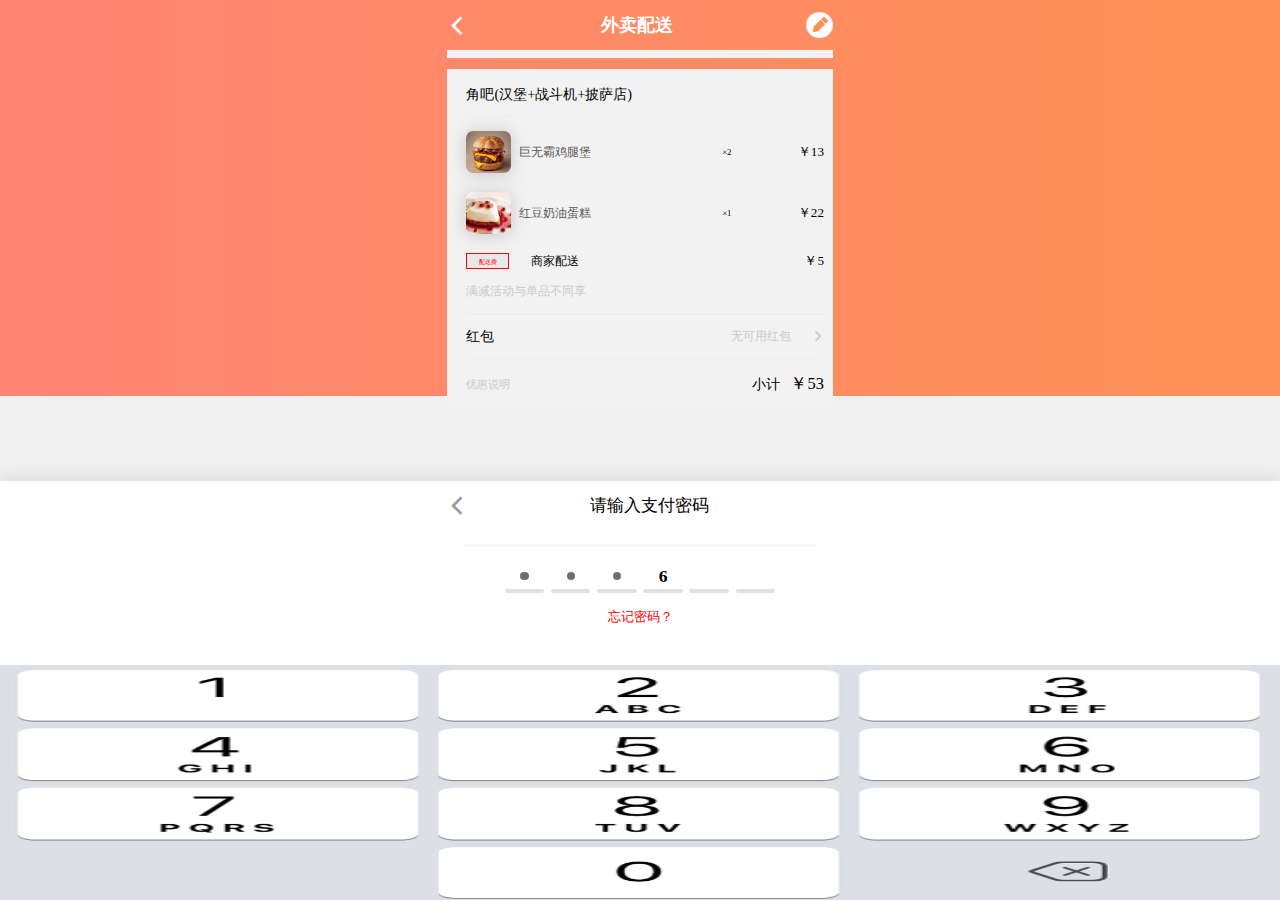
<file: App/codePayment.html>
<!DOCTYPE html>
<html lang="en">
<head>
    <meta name="viewport" content="width=device-width">
    <meta charset="UTF-8">
    <link rel="stylesheet" href="./css/iconfont.css">
    <link rel="stylesheet" href="./css/basic.css">
    <link rel="stylesheet" href="css/codePayment.css">
    <title>密码支付</title>
</head>
<body>
<!--头部-->
<div class="big">
    <header id="header">
        <div class="container">
            <div class="topBar">
                <i class="back">&#xe60b;</i>
                <h3>外卖配送</h3>
                <div class="writeK">
                    <i class="write">&#xe6e0;</i>
                </div>
            </div>
        </div>
        <div id="message"></div>
        <div id="store">
            <div class="storeName">
                <p>角吧(汉堡+战斗机+披萨店)</p>
            </div>
            <div class="line"></div>
            <div class="storeDetail">
                <img src="./image/s1.png" alt="">
                <p class="called">巨无霸鸡腿堡</p>
                <p class="amount">×2</p>
                <p class="money">￥13</p>
            </div>
            <div class="storeDetail">
                <img src="./image/content4.png" alt="">
                <p class="called">红豆奶油蛋糕</p>
                <p class="amount">×1</p>
                <p class="money">￥22</p>
            </div>
            <div class="storeNumber">
                <div class="numberPei">
                    <p>配送费</p>
                </div>
                <p class="pei">商家配送</p>
                <p class="money">￥5</p>
            </div>
            <div class="storeActivity">
                <p class="activity">满减活动与单品不同享</p>
            </div>
            <div class="line"></div>
            <div class="redBag">
                <div class="red">红包</div>
                <div class="redH">无可用红包</div>
                <i class="redMore">&#xe604;</i>
            </div>
            <div class="line"></div>
            <div class="privilege">
                <div class="privilegeC">优惠说明</div>
                <div class="privilegeT">小计</div>
                <div class="privilegeM">￥53</div>
            </div>
        </div>
        <div id="course">
            <div class="courseBar">
                <i class="back">&#xe60b;</i>
                <p>请输入支付密码</p>
            </div>
            <div class="line"></div>
            <div class="courseContent">
                <div class="mimakuang">
                    <div class="circle"></div>
                    <div class="square"></div>
                </div>
                <div class="mimakuang">
                    <div class="circle"></div>
                    <div class="square"></div>
                </div>
                <div class="mimakuang">
                    <div class="circle"></div>
                    <div class="square"></div>
                </div>
                <div class="mimakuang">
                    <h4>6</h4>
                    <div class="square"></div>
                </div>
                <div class="mimakuang">
                    <div class="square"></div>
                </div>
                <div class="mimakuang">
                    <div class="square"></div>
                </div>
            </div>
            <div class="forget">
                <p>忘记密码？</p>
            </div>
            <img src="./image/code.png" alt="">
        </div>

    </header>
</div>

</body>
</html>
</file>
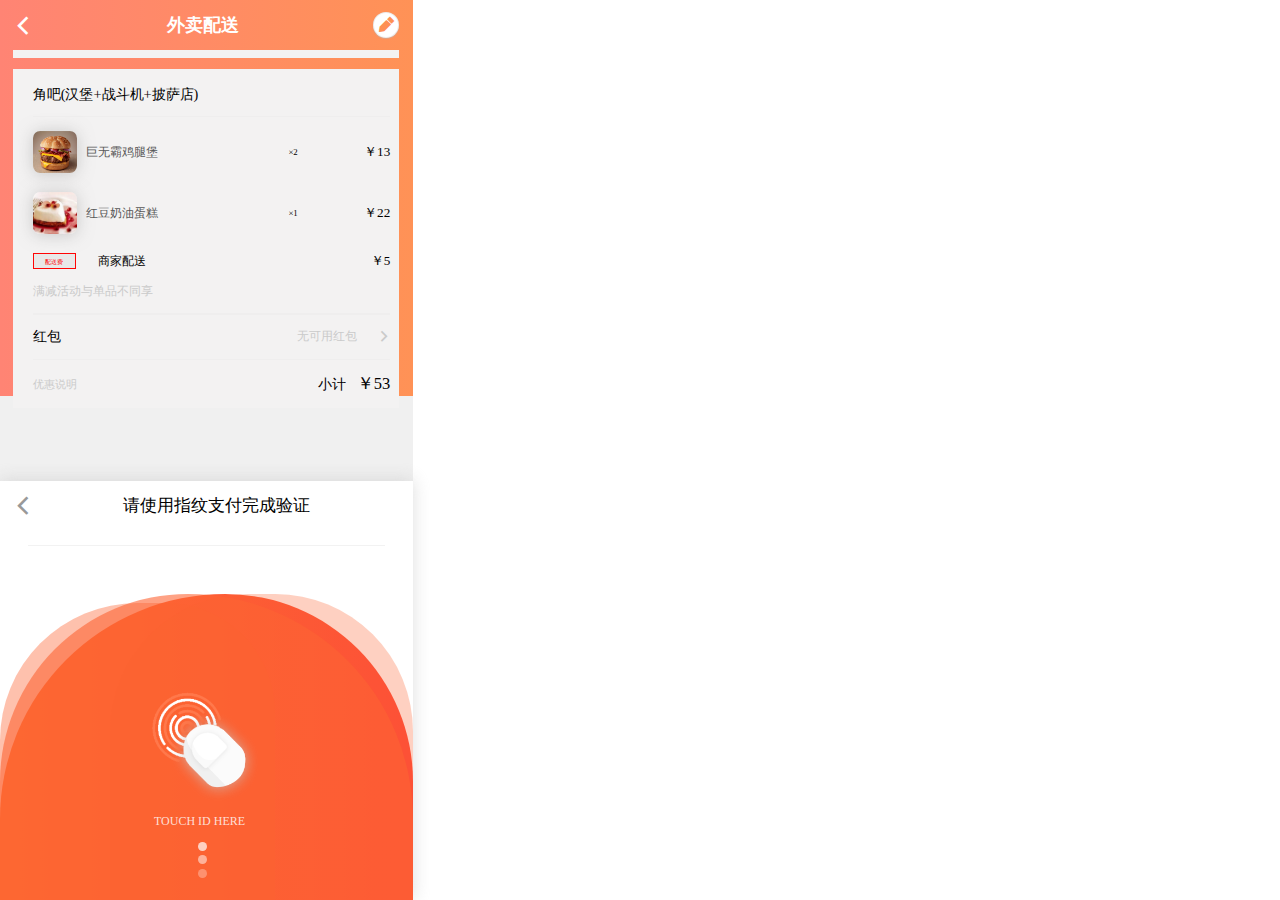
<file: App/fingerPayment.html>
<!DOCTYPE html>
<html lang="en">
<head>
    <meta name="viewport" content="width=device-width">
    <meta charset="UTF-8">
    <link rel="stylesheet" href="./css/iconfont.css">
    <link rel="stylesheet" href="./css/basic.css">
    <link rel="stylesheet" href="css/fingerPayment.css">
    <title>指纹支付</title>
</head>
<body>
<!--头部-->
<div class="big">
    <header id="header">
        <div class="container">
            <div class="topBar">
                <i class="back">&#xe60b;</i>
                <h3>外卖配送</h3>
                <div class="writeK">
                    <i class="write">&#xe6e0;</i>
                </div>
            </div>
        </div>
        <div id="message"></div>
        <div id="store">
            <div class="storeName">
                <p>角吧(汉堡+战斗机+披萨店)</p>
            </div>
            <div class="line"></div>
            <div class="storeDetail">
                <img src="./image/s1.png" alt="">
                <p class="called">巨无霸鸡腿堡</p>
                <p class="amount">×2</p>
                <p class="money">￥13</p>
            </div>
            <div class="storeDetail">
                <img src="./image/content4.png" alt="">
                <p class="called">红豆奶油蛋糕</p>
                <p class="amount">×1</p>
                <p class="money">￥22</p>
            </div>
            <div class="storeNumber">
                <div class="numberPei">
                    <p>配送费</p>
                </div>
                <p class="pei">商家配送</p>
                <p class="money">￥5</p>
            </div>
            <div class="storeActivity">
                <p class="activity">满减活动与单品不同享</p>
            </div>
            <div class="line"></div>
            <div class="redBag">
                <div class="red">红包</div>
                <div class="redH">无可用红包</div>
                <i class="redMore">&#xe604;</i>
            </div>
            <div class="line"></div>
            <div class="privilege">
                <div class="privilegeC">优惠说明</div>
                <div class="privilegeT">小计</div>
                <div class="privilegeM">￥53</div>
            </div>
        </div>
        <div id="course">
            <div class="courseBar">
                <i class="back">&#xe60b;</i>
                <p>请使用指纹支付完成验证</p>
            </div>
            <div class="line"></div>
            <div class="courseContent">
                <div class="imgContent">
                    <div class="imgContentF"></div>
                    <div class="imgContentS"></div>
                    <div class="imgContentT"></div>
                    <img src="./image/finger.png" alt="">
                    <p>TOUCH ID HERE</p>
                    <div class="circleF"></div>
                    <div class="circleS"></div>
                    <div class="circleT"></div>
                </div>
            </div>

        </div>

    </header>
</div>

</body>
</html>
</file>
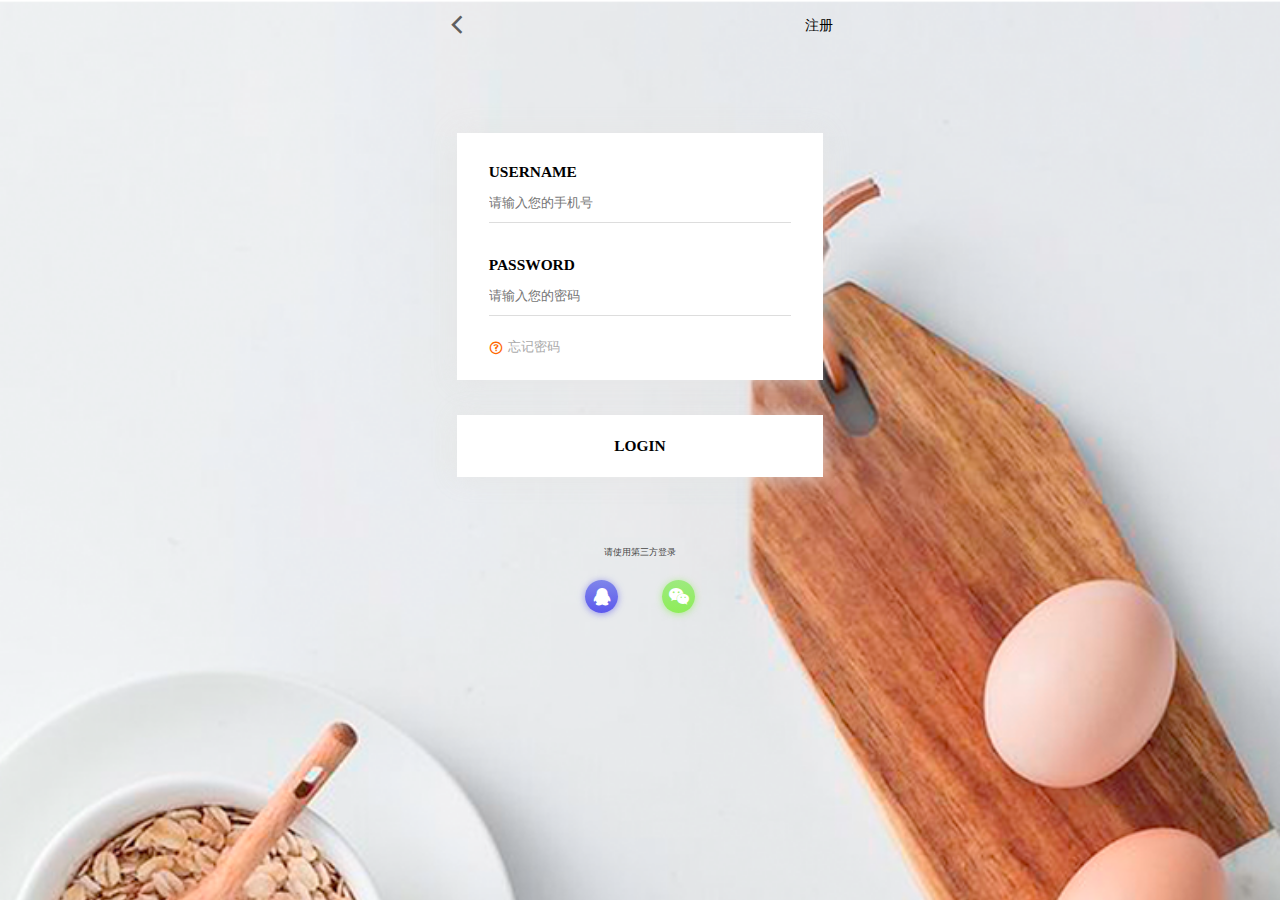
<file: App/login.html>
<!DOCTYPE html>
<html lang="en">
<head>
    <meta name="viewport" content="width=device-width">
    <meta charset="UTF-8">
    <link rel="stylesheet" href="./css/iconfont.css">
    <link rel="stylesheet" href="./css/basic.css">
    <link rel="stylesheet" href="./css/login.css">
    <title>登录</title>
</head>
<body>
<!--头部-->
<div class="big">
    <header id="header">
        <div class="container">
            <div class="topBar">
                <i class="back">&#xe60b;</i>
                <p class="login">注册</p>
            </div>
        </div>
        <div id="message">
            <div class="messageContent">
                <p class="name">USERNAME</p>
                <div class="userName"><input type="text" placeholder="请输入您的手机号"></div>
                <div class="line"></div>
            </div>
            <div class="messageContent">
                <p class="name">PASSWORD</p>
                <div class="userName"><input type="text" placeholder="请输入您的密码"></div>
                <div class="line"></div>
            </div>
            <div class="forget">
                <i class="forgetIcon">&#xe65c;</i>
                <p>忘记密码</p>
            </div>
        </div>
        <div id="Button">
            <p>LOGIN</p>
        </div>
        <div class="content">
            <p>请使用第三方登录</p>
        </div>
        <div class="tag">
            <div class="tagCircleQ">
                <i class="QQ">&#xe630;</i>
            </div>
            <div class="tagCircleW">
                <i class="chat">&#xe610;</i>
            </div>
        </div>
    </header>

</div>


</body>
</html>
</file>
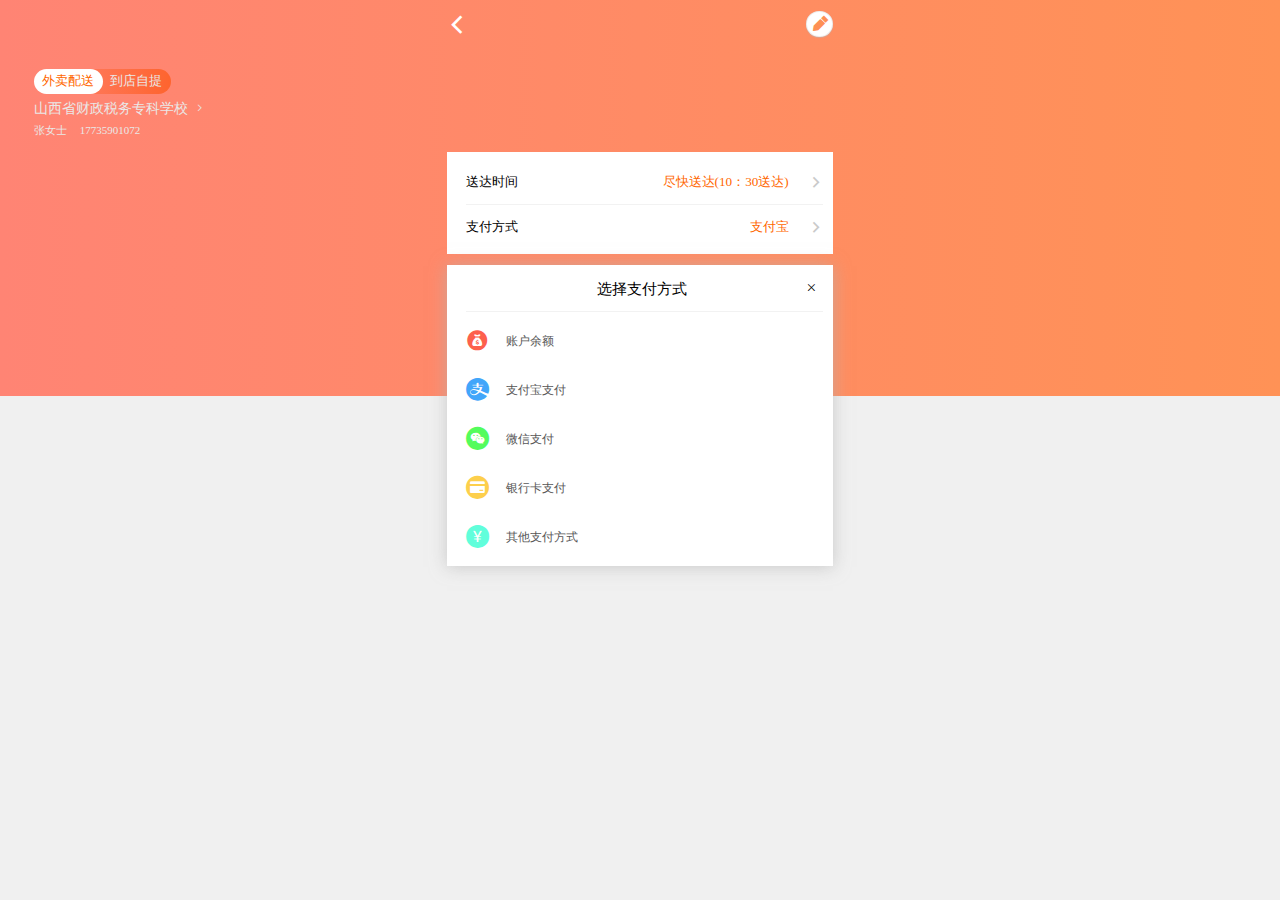
<file: App/methodPayment.html>
<!DOCTYPE html>
<html lang="en">
<head>
    <meta name="viewport" content="width=device-width">
    <meta charset="UTF-8">
    <link rel="stylesheet" href="./css/iconfont.css">
    <link rel="stylesheet" href="./css/basic.css">
    <link rel="stylesheet" href="./css/methodPayment.css">
    <title>请选择支付方式</title>
</head>
<body>
<!--头部-->
<div class="big">
    <header id="header">
        <div class="container">
            <div class="topBar">
                <i class="back">&#xe60b;</i>
                <div class="writeK">
                    <i class="write">&#xe6e0;</i>
                </div>
            </div>
        </div>
        <div id="address">
            <div class="choose">
                <p class="re">到店自提</p>
                <div class="car">
                    <p class="s">外卖配送</p>
                </div>
            </div>
            <div class="address">
                <p class="addressM">山西省财政税务专科学校</p>
                <i class="addressMore">&#xe604;</i>
            </div>
            <div class="customer">
                <p class="addressName">张女士</p>
                <p class="addressTel">17735901072</p>
            </div>
        </div>
        <div id="message">
            <div class="messageTime">
                <div class="time">送达时间</div>
                <div class="timeM">尽快送达(10：30送达)</div>
                <i class="messageMore">&#xe604;</i>
            </div>
            <div class="line"></div>
            <div class="messageTime">
                <div class="time">支付方式</div>
                <div class="timeM">支付宝</div>
                <i class="messageMore">&#xe604;</i>
            </div>
        </div>
        <div id="store">
            <div class="storeName">
                <p>选择支付方式</p>
                <i class="delete">&#xe611;</i>
            </div>
            <div class="line"></div>
            <div class="storeDetail">
                <i class="payH">&#xe613;</i>
                <p class="called">账户余额</p>
            </div>
            <div class="storeDetail">
                <i class="payZ">&#xe625;</i>
                <p class="called">支付宝支付</p>
            </div>
            <div class="storeDetail">
                <i class="payW">&#xe618;</i>
                <p class="called">微信支付</p>
            </div>
            <div class="storeDetail">
                <i class="payY">&#xe612;</i>
                <p class="called">银行卡支付</p>
            </div>
            <div class="storeDetail">
                <i class="payM">&#xe60f;</i>
                <p class="called">其他支付方式</p>
            </div>
        </div>

    </header>
</div>


</body>
</html>
</file>
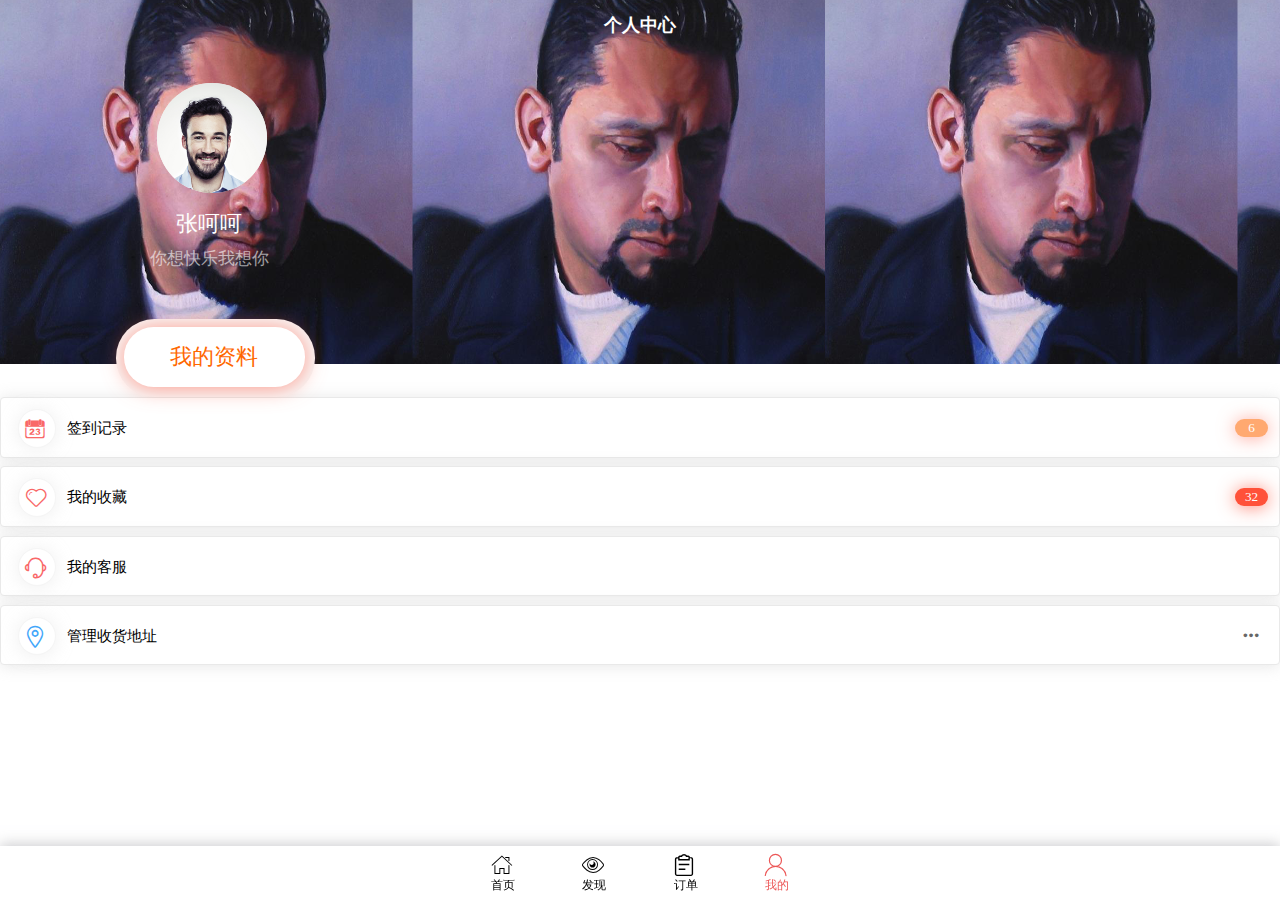
<file: App/my.html>
<!DOCTYPE html>
<html lang="en">
<head>
    <meta name="viewport" content="width=device-width">
    <meta charset="UTF-8">
    <link rel="stylesheet" href="./css/iconfont.css">
    <link rel="stylesheet" href="./css/basic.css">
    <link rel="stylesheet" href="./css/my.css">
    <title>我的</title>
</head>
<body>
<!--头部-->
<header id="header">
    <div class="container">
        <div class="topBar">
            <h3>个人中心</h3>
        </div>

    </div>
    <div class="topImage">
        <img src="./image/head.png" alt="">
    </div>
    <p class="name">张呵呵</p>
    <p class="pron">你想快乐我想你</p>
    <!--选择-->
    <div class="aside">
        <div class="asideB">
            <p>我的资料</p>
        </div>
    </div>
</header>


<nav class="bannerA">
    <div class="bannerIcon">
        <i class="calender">&#xe605;</i>
    </div>
    <div class="bannerTitle">签到记录</div>
    <div class="bannerButtonF">
        <p class="shuzi">6</p>
    </div>
</nav>
<nav class="banner">
    <div class="bannerIcon">
        <i class="calender">&#xe606;</i>
    </div>
    <div class="bannerTitle">我的收藏</div>
    <div class="bannerButtonS">
        <p class="shuzi">32</p>
    </div>
</nav>
<nav class="banner">
    <div class="bannerIcon">
        <i class="calender Lis">&#xe65e;</i>
    </div>
    <div class="bannerTitle">我的客服</div>
</nav>
<nav class="banner">
    <div class="bannerIcon">
        <i class="calender Gps">&#xe66f;</i>
    </div>
    <div class="bannerTitle">管理收货地址</div>
    <div class="bannerMore">
        <i class="more">&#xe65d;</i>
    </div>
</nav>

<!--底部-->
<footer id="footer">
    <div class="footer">
        <div class="footerBox">
            <i class="footerFirst">&#xe600;</i>
            <p class="firstContent">首页</p>
        </div>
        <div class="footerBox">
            <i class="footerFirst">&#xe603;</i>
            <p class="firstContent">发现</p>
        </div>
        <div class="footerBox">
            <i class="footerFirst">&#xe607;</i>
            <p class="firstContent">订单</p>
        </div>
        <div class="footerBox1">
            <i class="footerFirst">&#xe608;</i>
            <p class="firstContent">我的</p>
        </div>
    </div>
</footer>

</body>
</html>
</file>
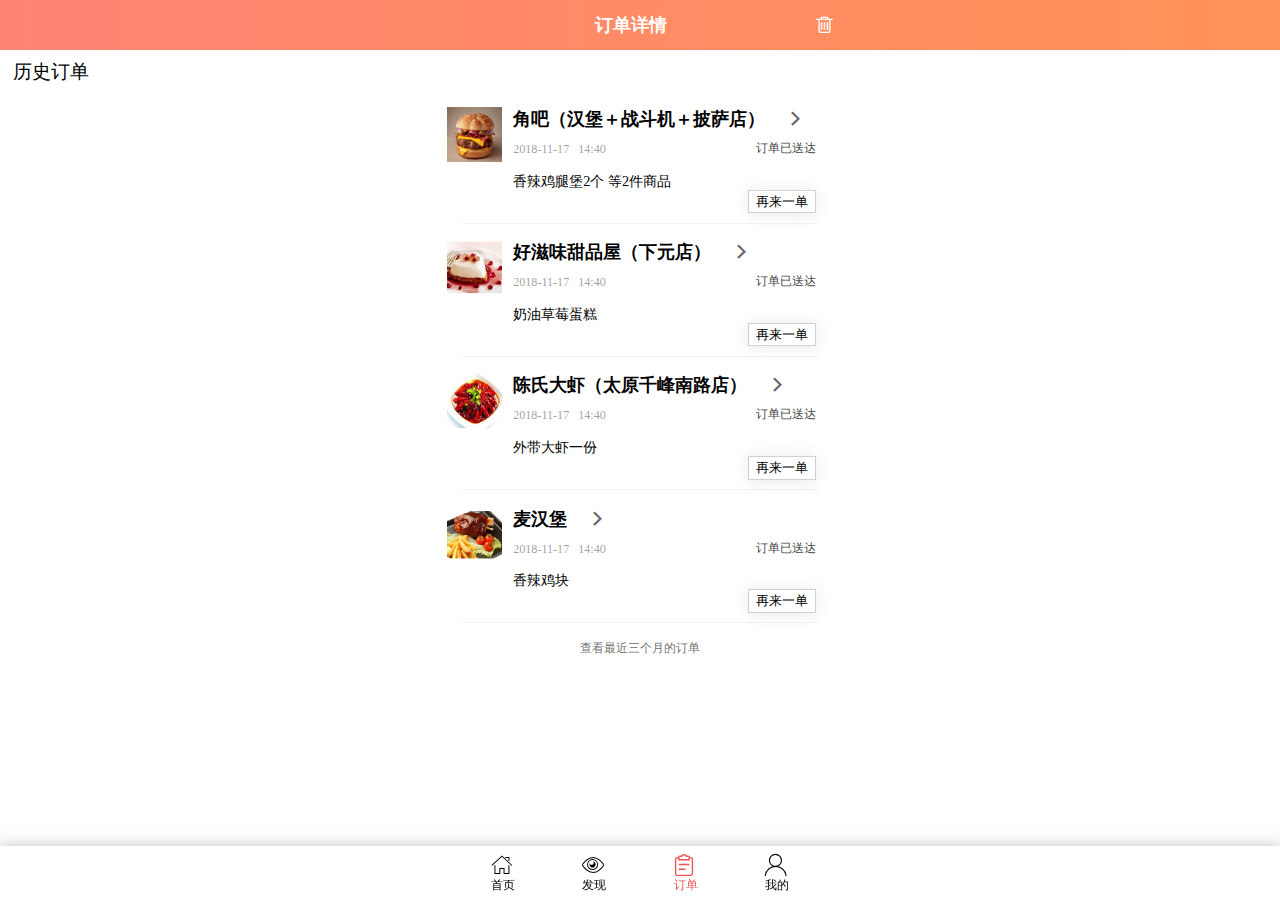
<file: App/order.html>
<!DOCTYPE html>
<html lang="en">
<head>
    <meta name="viewport" content="width=device-width">
    <meta charset="UTF-8">
    <link rel="stylesheet" href="./css/iconfont.css">
    <link rel="stylesheet" href="./css/basic.css">
    <link rel="stylesheet" href="./css/order.css">
    <title>订单详情</title>
</head>
<body>
<!--头部-->
<header id="header">
    <div class="container">
        <div class="topBar">
            <h3>订单详情</h3>
            <i class="delete">&#xe61b;</i>
        </div>
    </div>
</header>

<!--历史订单-->
<div class="history"><p>历史订单</p></div>
<div class="historyBox">
    <div class="historyContent"><a href=""><img src="./image/s1.png" alt=""></a></div>
    <div class="historyMassage">
        <h3 class="historyTitle">角吧（汉堡＋战斗机＋披萨店）
            <i class="historyRight">&#xe604;</i>
        </h3>
        <p class="historyTime">2018-11-17 &nbsp; 14:40</p>
        <p class="historyShore">香辣鸡腿堡2个 等2件商品</p>
        <p class="orderH">订单已送达</p>
        <button class="success">
            <p>再来一单</p>
        </button>
    </div>
</div>
<!--分割线-->

<div class="line"></div>

<div class="historyBox">
    <div class="historyContent"><a href=""><img src="./image/s2.png" alt=""></a></div>
    <div class="historyMassage">
        <h3 class="historyTitle">好滋味甜品屋（下元店）
            <i class="historyRight">&#xe604;</i>
        </h3>
        <p class="historyTime">2018-11-17 &nbsp; 14:40</p>
        <p class="historyShore">奶油草莓蛋糕</p>
        <p class="orderH">订单已送达</p>
        <button class="success">
            <p>再来一单</p>
        </button>
    </div>
</div>
<!--分割线-->
<div class="line"></div>

<div class="historyBox">
    <div class="historyContent"><a href=""><img src="./image/s3.png" alt=""></a></div>
    <div class="historyMassage">
        <h3 class="historyTitle">陈氏大虾（太原千峰南路店）
            <i class="historyRight">&#xe604;</i>
        </h3>
        <p class="historyTime">2018-11-17 &nbsp; 14:40</p>
        <p class="historyShore">外带大虾一份</p>
        <p class="orderH">订单已送达</p>
        <button class="success">
            <p>再来一单</p>
        </button>
    </div>
</div>
<!--分割线-->
<div class="line"></div>

<div class="historyBox">
    <div class="historyContent"><a href=""><img src="./image/s4.png" alt=""></a></div>
    <div class="historyMassage">
        <h3 class="historyTitle">麦汉堡
            <i class="historyRight">&#xe604;</i>
        </h3>
        <p class="historyTime">2018-11-17 &nbsp; 14:40</p>
        <p class="historyShore">香辣鸡块</p>
        <p class="orderH">订单已送达</p>
        <button class="success">
            <p>再来一单</p>
        </button>
    </div>
</div>
<!--分割线-->
<div class="line"></div>

<div class="watch">查看最近三个月的订单</div>

<!--底部-->
<footer id="footer">
    <div class="footer">
        <div class="footerBox">
            <i class="footerFirst">&#xe600;</i>
            <p class="firstContent">首页</p>
        </div>
        <div class="footerBox">
            <i class="footerFirst">&#xe603;</i>
            <p class="firstContent">发现</p>
        </div>
        <div class="footerBox1">
            <i class="footerFirst">&#xe607;</i>
            <p class="firstContent">订单</p>
        </div>
        <div class="footerBox">
            <i class="footerFirst">&#xe608;</i>
            <p class="firstContent">我的</p>
        </div>
    </div>
</footer>

</body>
</html>
</file>
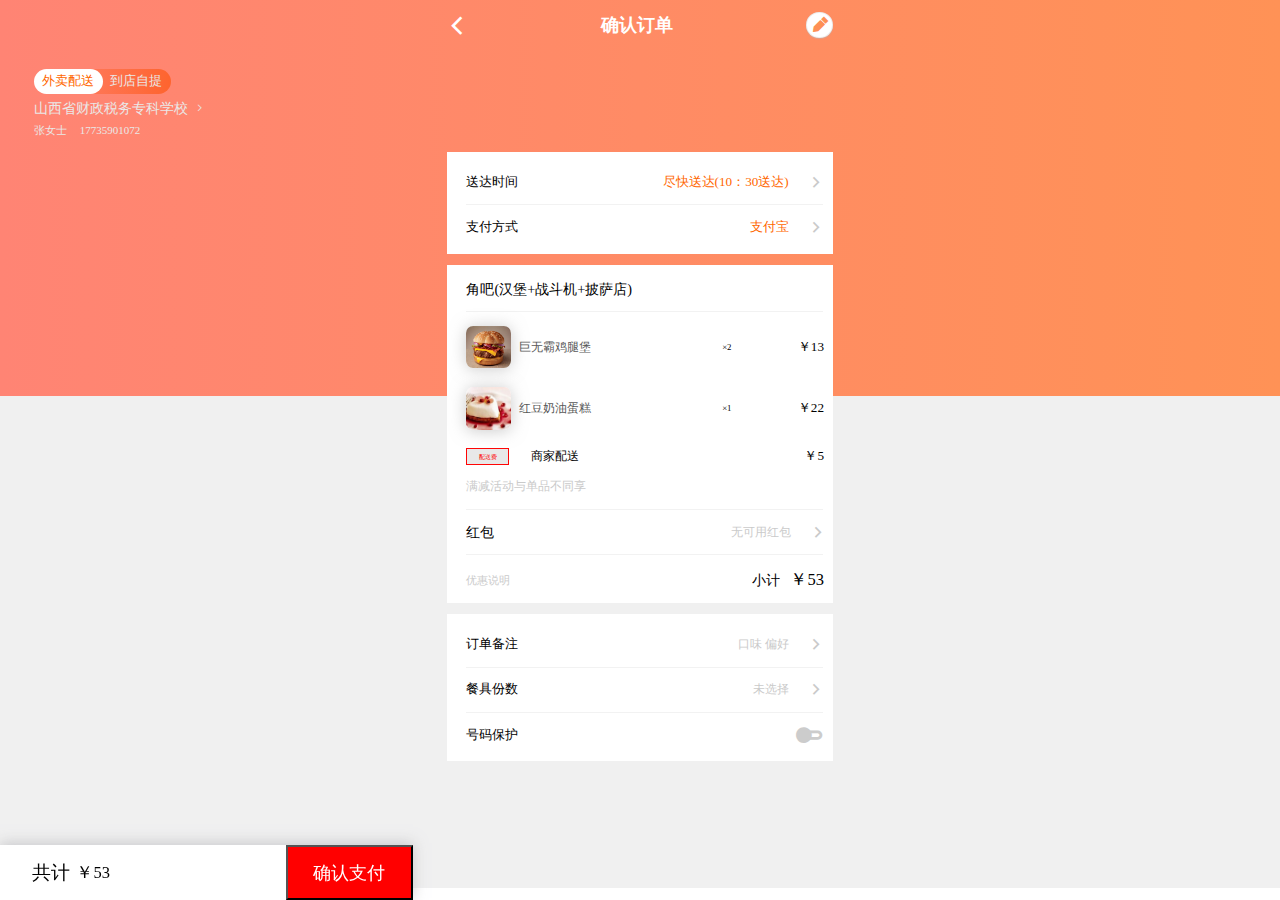
<file: App/payment.html>
<!DOCTYPE html>
<html lang="en">
<head>
    <meta name="viewport" content="width=device-width">
    <meta charset="UTF-8">
    <link rel="stylesheet" href="./css/iconfont.css">
    <link rel="stylesheet" href="./css/basic.css">
    <link rel="stylesheet" href="./css/payment.css">
    <title>确认订单</title>
</head>
<body>
<!--头部-->
<div class="big">
    <header id="header">
        <div class="container">
            <div class="topBar">
                <i class="back">&#xe60b;</i>
                <h3>确认订单</h3>
                <div class="writeK">
                    <i class="write">&#xe6e0;</i>
                </div>
            </div>
        </div>
        <div id="address">
            <div class="choose">
                <p class="re">到店自提</p>
                <div class="car">
                    <p class="s">外卖配送</p>
                </div>
            </div>
            <div class="address">
                <p class="addressM">山西省财政税务专科学校</p>
                <i class="addressMore">&#xe604;</i>
            </div>
            <div class="customer">
                <p class="addressName">张女士</p>
                <p class="addressTel">17735901072</p>
            </div>
        </div>
        <div id="message">
            <div class="messageTime">
                <div class="time">送达时间</div>
                <div class="timeM">尽快送达(10：30送达)</div>
                <i class="messageMore">&#xe604;</i>
            </div>
            <div class="line"></div>
            <div class="messageTime">
                <div class="time">支付方式</div>
                <div class="timeM">支付宝</div>
                <i class="messageMore">&#xe604;</i>
            </div>
        </div>
        <div id="store">
            <div class="storeName">
                <p>角吧(汉堡+战斗机+披萨店)</p>
            </div>
            <div class="line"></div>
            <div class="storeDetail">
                <img src="./image/s1.png" alt="">
                <p class="called">巨无霸鸡腿堡</p>
                <p class="amount">×2</p>
                <p class="money">￥13</p>
            </div>
            <div class="storeDetail">
                <img src="./image/content4.png" alt="">
                <p class="called">红豆奶油蛋糕</p>
                <p class="amount">×1</p>
                <p class="money">￥22</p>
            </div>
            <div class="storeNumber">
                <div class="numberPei">
                    <p>配送费</p>
                </div>
                <p class="pei">商家配送</p>
                <p class="money">￥5</p>
            </div>
            <div class="storeActivity">
                <p class="activity">满减活动与单品不同享</p>
            </div>
            <div class="line"></div>
            <div class="redBag">
                <div class="red">红包</div>
                <div class="redH">无可用红包</div>
                <i class="redMore">&#xe604;</i>
            </div>
            <div class="line"></div>
            <div class="privilege">
                <div class="privilegeC">优惠说明</div>
                <div class="privilegeT">小计</div>
                <div class="privilegeM">￥53</div>
            </div>
        </div>
        <div id="hobby">
            <div class="hobbyTime">
                <div class="time">订单备注</div>
                <div class="timeH">口味 偏好</div>
                <i class="messageMore">&#xe604;</i>
            </div>
            <div class="line"></div>
            <div class="hobbyTime">
                <div class="time">餐具份数</div>
                <div class="timeH">未选择</div>
                <i class="messageMore">&#xe604;</i>
            </div>
            <div class="line"></div>
            <div class="hobbyTime">
                <div class="time">号码保护</div>
                <i class="hobbyMore">&#xe638;</i>
            </div>
        </div>
        <!--底部-->
        <footer id="footer">
            <div class="footerLeft">
                <h4 class="total">共计</h4>
                <p class="totalMoney">￥53</p>
            </div>
            <button class="footerRight">
                <p class="sure">确认支付</p>
            </button>
        </footer>

    </header>
</div>

</body>
</html>
</file>
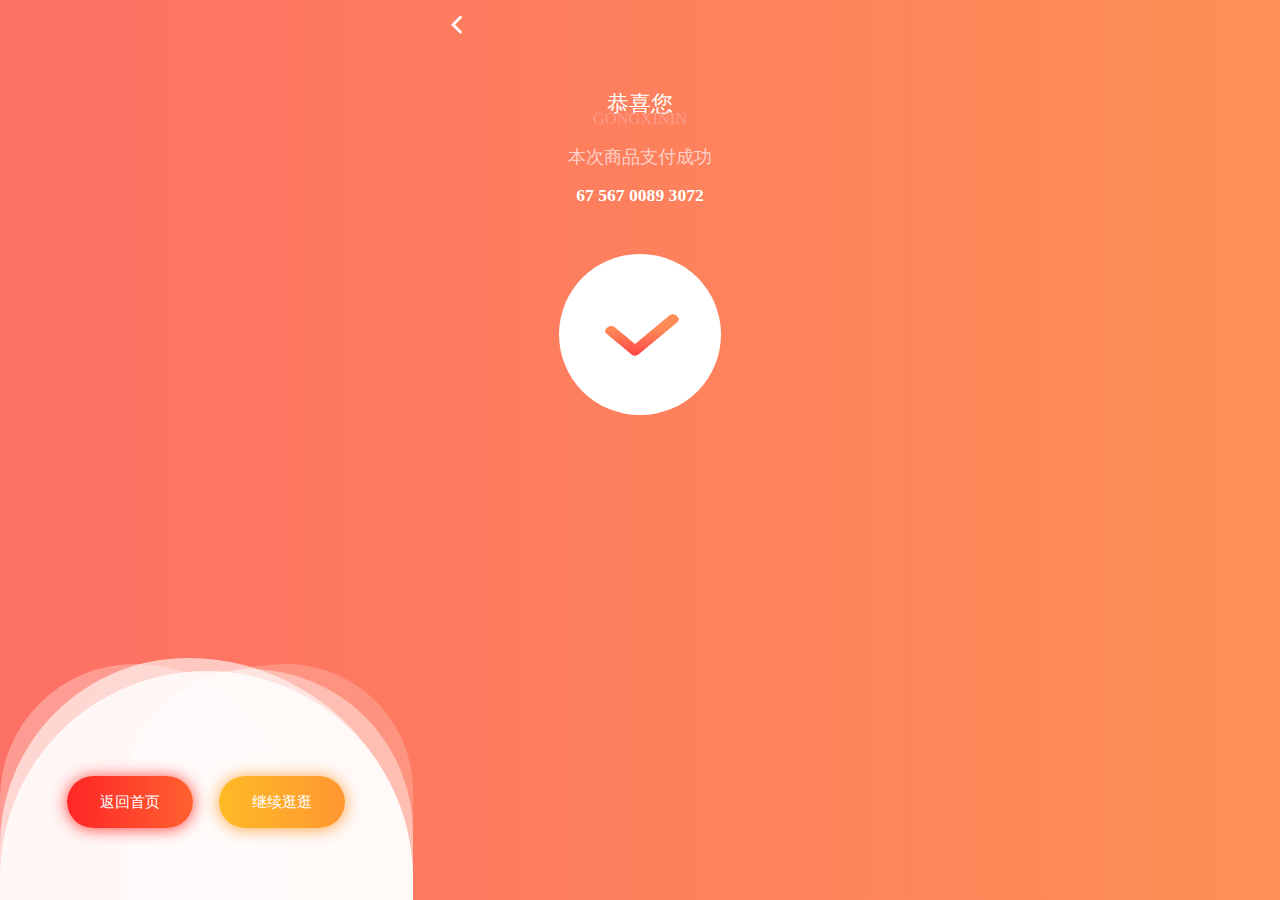
<file: App/paymentSuccess.html>
<!DOCTYPE html>
<html lang="en">
<head>
    <meta name="viewport" content="width=device-width">
    <meta charset="UTF-8">
    <link rel="stylesheet" href="./css/iconfont.css">
    <link rel="stylesheet" href="./css/basic.css">
    <link rel="stylesheet" href="css/paymentSuccess.css">
    <title>支付成功</title>
</head>
<body>
<!--头部-->
<div class="big">
    <header id="header">
        <div class="container">
            <div class="topBar">
                <i class="back">&#xe60b;</i>
            </div>
        </div>
        <div id="successfulContent">
            <div class="con">恭喜您</div>
            <div class="conE">GONGXININ</div>
            <div class="conS">本次商品支付成功</div>
            <div class="conC">67 567 0089 3072</div>
        </div>
        <div id="successful">
            <img src="./image/success.png" alt="">
        </div>
        <div id="course">
            <div class="courseContent">
                <div class="imgContent">
                    <div class="imgContentF"></div>
                    <div class="imgContentS"></div>
                    <div class="imgContentT"></div>
                    <div class="imgContentFo"></div>
                    <div class="contentButtonF">
                        <p class="contentFirst">返回首页</p>
                    </div>
                    <div class="contentButtonS">
                        <p class="contentFirst">继续逛逛</p>
                    </div>
                </div>
            </div>

        </div>

    </header>
</div>

</body>
</html>
</file>
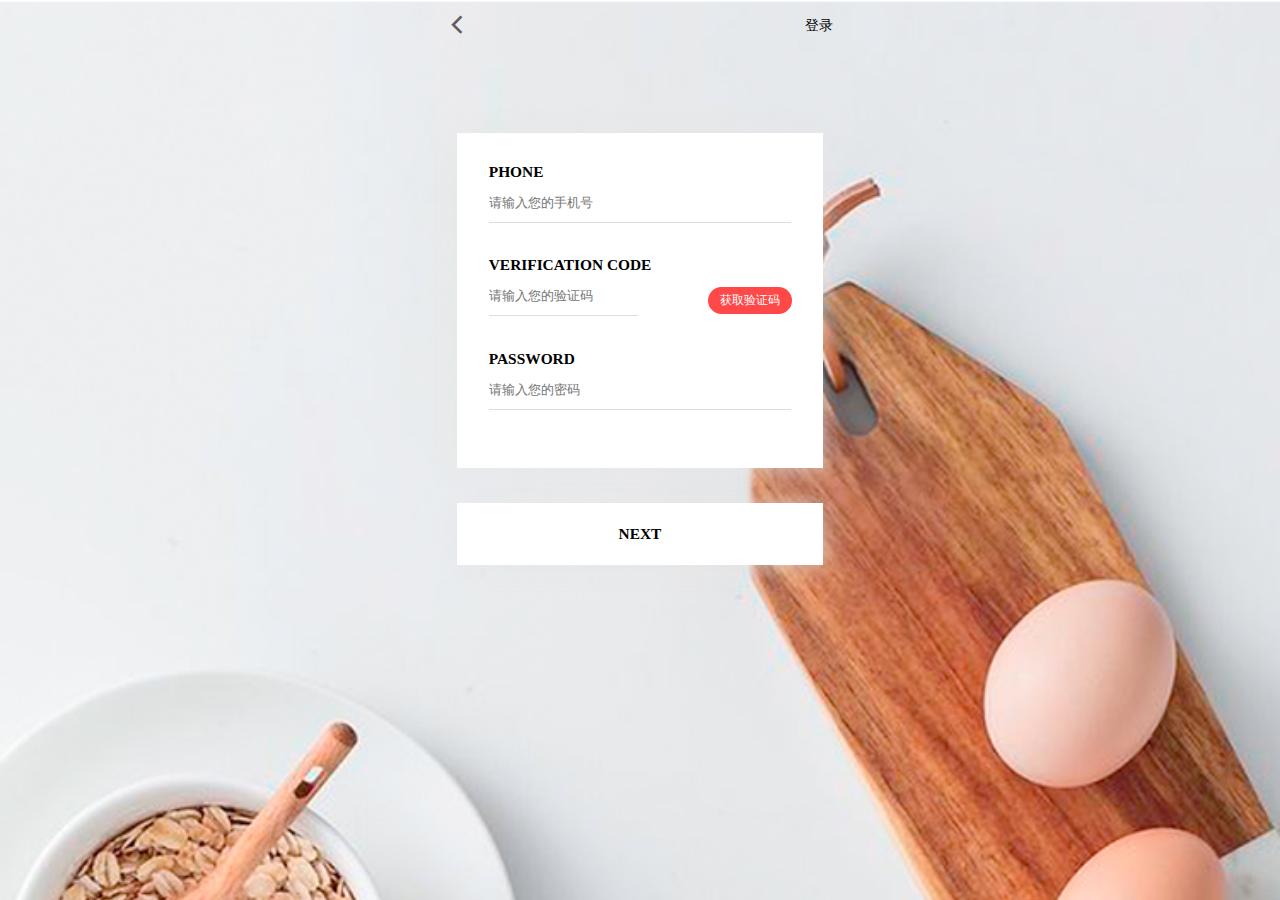
<file: App/register.html>
<!DOCTYPE html>
<html lang="en">
<head>
    <meta name="viewport" content="width=device-width">
    <meta charset="UTF-8">
    <link rel="stylesheet" href="./css/iconfont.css">
    <link rel="stylesheet" href="./css/basic.css">
    <link rel="stylesheet" href="./css/register.css">
    <title>注册</title>
</head>
<body>
<!--头部-->
<div class="big">
    <header id="header">
        <div class="container">
            <div class="topBar">
                <i class="back">&#xe60b;</i>
                <p class="login">登录</p>
            </div>
        </div>
        <div id="message">
            <div class="messageContent">
                <p class="name">PHONE</p>
                <div class="userName"><input type="text" placeholder="请输入您的手机号"></div>
                <div class="line"></div>
            </div>
            <div class="messageContent">
                <p class="name">VERIFICATION CODE</p>
                <div class="userName"><input type="text" placeholder="请输入您的验证码"></div>
                <div class="lineA"></div>
                <div class="code">
                    <p>获取验证码</p>
                </div>
            </div>
            <div class="messageContent">
                <p class="name">PASSWORD</p>
                <div class="userName"><input type="text" placeholder="请输入您的密码"></div>
                <div class="line"></div>
            </div>
        </div>
        <div id="Button">
            <p>NEXT</p>
        </div>


    </header>
</div>


</body>
</html>
</file>
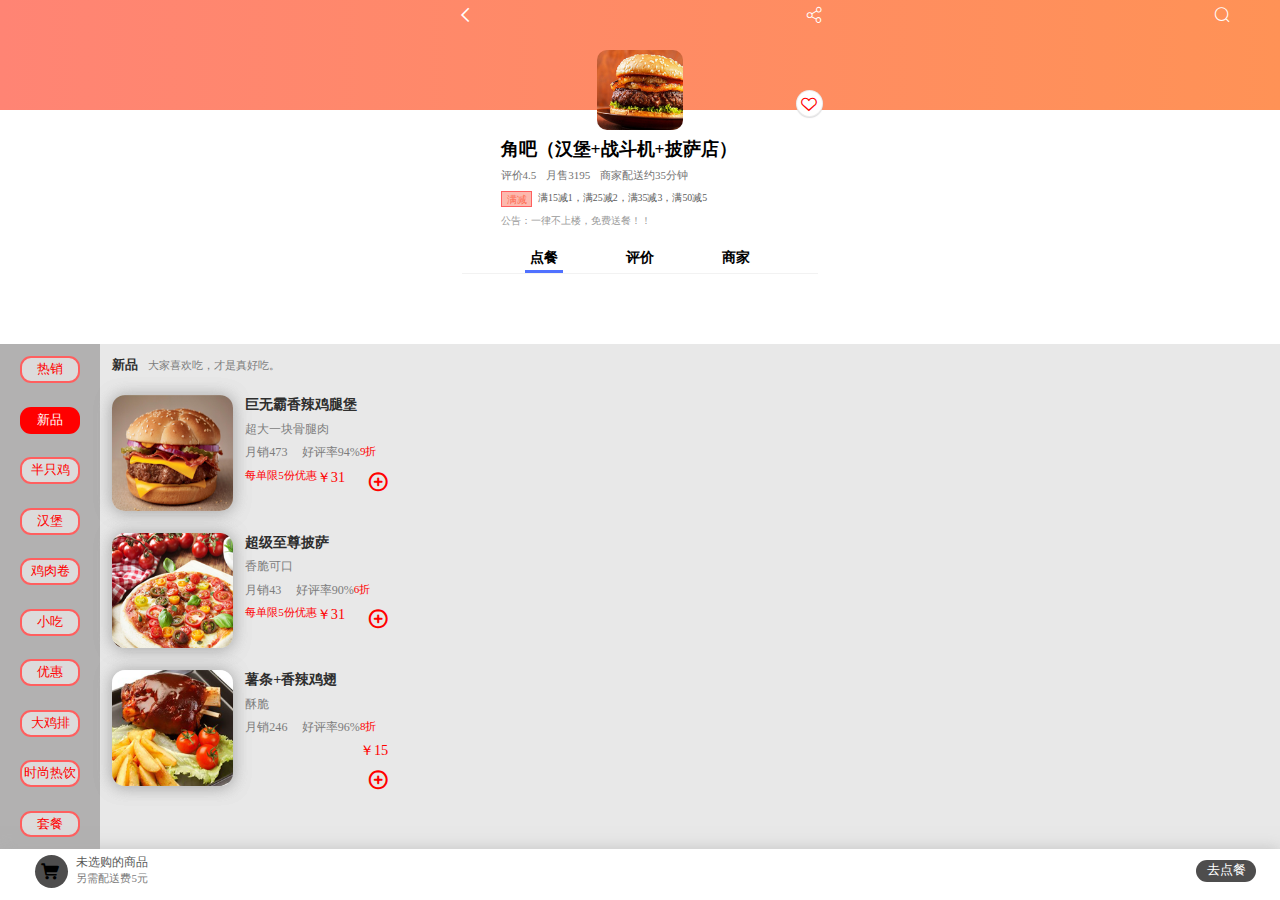
<file: App/shore.html>
<!DOCTYPE html>
<html lang="en">
<head>
    <meta name="viewport" content="width=device-width">
    <meta charset="UTF-8">
    <link rel="stylesheet" href="./css/iconfont.css">
    <link rel="stylesheet" href="./css/basic.css">
    <link rel="stylesheet" href="./css/shore.css">
    <title>店铺详情</title>
</head>
<body>
<div class="box">
    <div class="top">
        <header id="header">
            <div class="container">
                <div class="topBar">
                    <i class="leftIcon">&#xe60b;</i>
                    <i class="find">&#xe624;</i>
                    <i class="share">&#xe601;</i>
                </div>
                <div class="topAside">
                    <div class="topImage">
                        <img src="./image/t1.png" alt="">
                    </div>
                    <div class="topFav">
                        <i class="collect">&#xe87f;</i>
                    </div>
                    <h3 class="shoreTitle">角吧（汉堡+战斗机+披萨店）</h3>
                    <div class="shoreMess">
                        <p class="shorePing">评价4.5</p>
                        <p class="shoreMonth">月售3195</p>
                        <p class="shoreTime">商家配送约35分钟</p>
                    </div>
                    <div class="shoreActivity">
                        <div class="activity">
                            <p>满减</p>
                        </div>
                        <p class="shoreSave">满15减1，满25减2，满35减3，满50减5</p>
                    </div>
                    <p class="shoreTell">公告：一律不上楼，免费送餐！！</p>
                </div>
                <div id="elect">
                    <p class="elect">点餐</p>
                    <p class="elect">评价</p>
                    <p class="elect">商家</p>
                </div>
                <div id="electZ">
                    <div class="blue"></div>
                </div>
                <!--分割线-->
                <div class="line"></div>
            </div>
        </header>
    </div>
    <!--top-->
    <div class="middle">
        <div class="left">
            <div class="select"><p class="selectContent">热销</p></div>
            <div class="selectOn"><p class="selectContentOn">新品</p></div>
            <div class="select"><p class="selectContent">半只鸡</p></div>
            <div class="select"><p class="selectContent">汉堡</p></div>
            <div class="select"><p class="selectContent">鸡肉卷</p></div>
            <div class="select"><p class="selectContent">小吃</p></div>
            <div class="select"><p class="selectContent">优惠</p></div>
            <div class="select"><p class="selectContent">大鸡排</p></div>
            <div class="select"><p class="selectContent">时尚热饮</p></div>
            <div class="select"><p class="selectContent">套餐</p></div>
        </div>
        <div class="content">
            <div class="contentTop">
                <h4>新品</h4>
                <p>大家喜欢吃，才是真好吃。</p>
            </div>
            <div class="contentMiddle">
                <div class="middleImage">
                    <img src="./image/content1.png" alt="">
                </div>
                <h3>巨无霸香辣鸡腿堡</h3>
                <h5>超大一块骨腿肉</h5>
                <p class="mouth">月销473</p>
                <p class="goodC">好评率94%</p>
                <p class="discount">9折</p>
                <p class="purchase">每单限5份优惠</p>
                <p class="price">￥31</p>
                <i class="addA">&#xe60c;</i>
            </div>
            <div class="contentMiddle">
                <div class="middleImage">
                    <img src="./image/content2.png" alt="">
                </div>
                <h3>超级至尊披萨</h3>
                <h5>香脆可口</h5>
                <p class="mouth">月销43</p>
                <p class="goodC">好评率90%</p>
                <p class="discount">6折</p>
                <p class="purchase">每单限5份优惠</p>
                <p class="price">￥31</p>
                <i class="addA">&#xe60c;</i>
            </div>
            <div class="contentMiddle">
                <div class="middleImage">
                    <img src="./image/content3.png" alt="">
                </div>
                <h3>薯条+香辣鸡翅</h3>
                <h5>酥脆</h5>
                <p class="mouth">月销246</p>
                <p class="goodC">好评率96%</p>
                <p class="discount">8折</p>
                <p class="price">￥15</p>
                <i class="addA">&#xe60c;</i>
            </div>
        </div>
    </div>
    <div class="bottom">
        <div class="bottomIcon">
            <i class="shopEmpty">&#xe60a;</i>
        </div>
        <div class="bottomMessage">
            <p class="noShop">未选购的商品</p>
            <p class="shopMoney">另需配送费5元</p>
        </div>
        <div class="bottomButton">
            <p class="buttonM">去点餐</p>
        </div>
    </div>
</div>
</body>
</html>
</file>
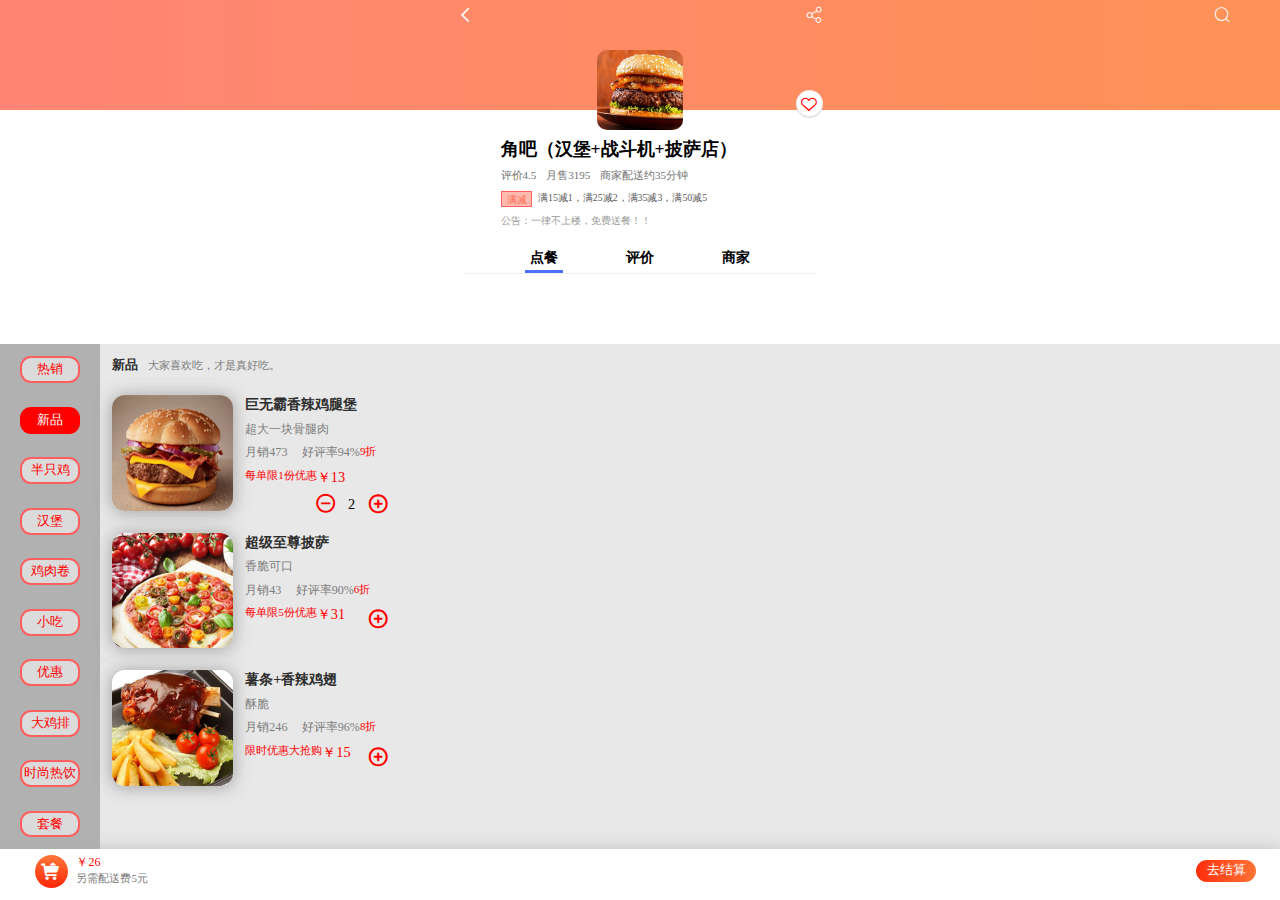
<file: App/shore1.html>
<!DOCTYPE html>
<html lang="en">
<head>
    <meta name="viewport" content="width=device-width">
    <meta charset="UTF-8">
    <link rel="stylesheet" href="./css/iconfont.css">
    <link rel="stylesheet" href="./css/basic.css">
    <link rel="stylesheet" href="./css/shore1.css">
    <title>店铺点餐</title>
</head>
<body>
<div class="box">
    <div class="top">
        <header id="header">
            <div class="container">
                <div class="topBar">
                    <i class="leftIcon">&#xe60b;</i>
                    <i class="find">&#xe624;</i>
                    <i class="share">&#xe601;</i>
                </div>
                <div class="topAside">
                    <div class="topImage">
                        <img src="./image/t1.png" alt="">
                    </div>
                    <div class="topFav">
                        <i class="collect">&#xe87f;</i>
                    </div>
                    <h3 class="shoreTitle">角吧（汉堡+战斗机+披萨店）</h3>
                    <div class="shoreMess">
                        <p class="shorePing">评价4.5</p>
                        <p class="shoreMonth">月售3195</p>
                        <p class="shoreTime">商家配送约35分钟</p>
                    </div>
                    <div class="shoreActivity">
                        <div class="activity">
                            <p>满减</p>
                        </div>
                        <p class="shoreSave">满15减1，满25减2，满35减3，满50减5</p>
                    </div>
                    <p class="shoreTell">公告：一律不上楼，免费送餐！！</p>
                </div>
                <div id="elect">
                    <p class="elect">点餐</p>
                    <p class="elect">评价</p>
                    <p class="elect">商家</p>
                </div>
                <div id="electZ">
                    <div class="blue"></div>
                </div>
                <!--分割线-->
                <div class="line"></div>
            </div>
        </header>
    </div>
    <!--top-->
    <div class="middle">
        <div class="left">
            <div class="select"><p class="selectContent">热销</p></div>
            <div class="selectOn"><p class="selectContentOn">新品</p></div>
            <div class="select"><p class="selectContent">半只鸡</p></div>
            <div class="select"><p class="selectContent">汉堡</p></div>
            <div class="select"><p class="selectContent">鸡肉卷</p></div>
            <div class="select"><p class="selectContent">小吃</p></div>
            <div class="select"><p class="selectContent">优惠</p></div>
            <div class="select"><p class="selectContent">大鸡排</p></div>
            <div class="select"><p class="selectContent">时尚热饮</p></div>
            <div class="select"><p class="selectContent">套餐</p></div>
        </div>
        <div class="content">
            <div class="contentTop">
                <h4>新品</h4>
                <p>大家喜欢吃，才是真好吃。</p>
            </div>
            <div class="contentMiddle">
                <div class="middleImage">
                    <img src="./image/content1.png" alt="">
                </div>
                <h3>巨无霸香辣鸡腿堡</h3>
                <h5>超大一块骨腿肉</h5>
                <p class="mouth">月销473</p>
                <p class="goodC">好评率94%</p>
                <p class="discount">9折</p>
                <p class="purchase">每单限1份优惠</p>
                <p class="price">￥13</p>
                <div class="selectCard">
                    <i class="reduce">&#xe60d;</i>
                    <p class="digital">2</p>
                    <i class="add">&#xe60c;</i>
                </div>
            </div>
            <div class="contentMiddle">
                <div class="middleImage">
                    <img src="./image/content2.png" alt="">
                </div>
                <h3>超级至尊披萨</h3>
                <h5>香脆可口</h5>
                <p class="mouth">月销43</p>
                <p class="goodC">好评率90%</p>
                <p class="discount">6折</p>
                <p class="purchase">每单限5份优惠</p>
                <p class="price">￥31</p>
                <i class="addA">&#xe60c;</i>
            </div>
            <div class="contentMiddle">
                <div class="middleImage">
                    <img src="./image/content3.png" alt="">
                </div>
                <h3>薯条+香辣鸡翅</h3>
                <h5>酥脆</h5>
                <p class="mouth">月销246</p>
                <p class="goodC">好评率96%</p>
                <p class="discount">8折</p>
                <p class="purchase">限时优惠大抢购</p>
                <p class="price">￥15</p>
                <i class="addA">&#xe60c;</i>
            </div>
        </div>
    </div>
    <div class="bottom">
        <div class="bottomIcon">
            <i class="shopFull">&#xe60e;</i>
        </div>
        <div class="bottomMessage">
            <p class="fullShop">￥26</p>
            <p class="shopMoney">另需配送费5元</p>
        </div>
        <div class="bottomButton">
            <p class="buttonM">去结算</p>
        </div>
    </div>
</div>
</body>
</html>
</file>
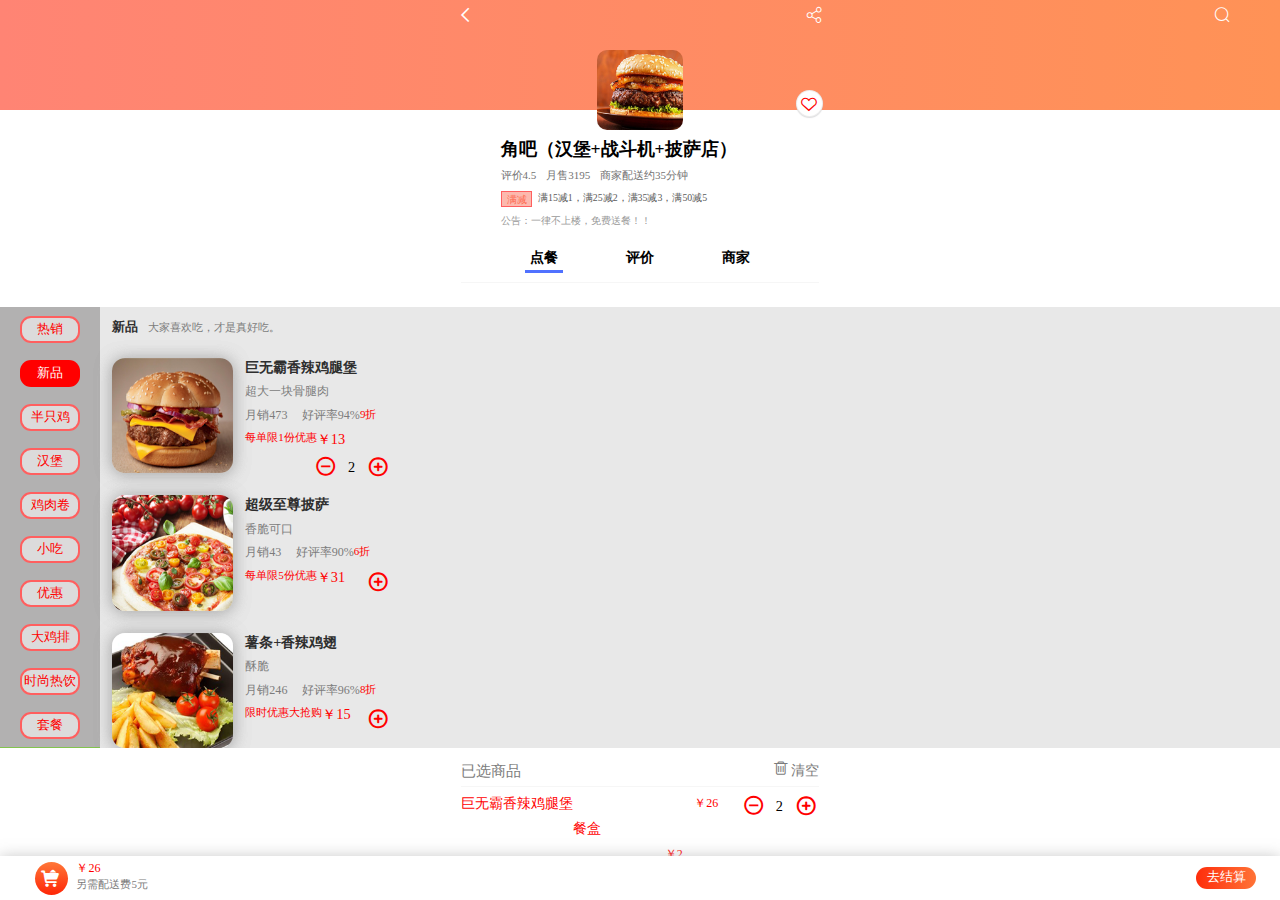
<file: App/shore2.html>
<!DOCTYPE html>
<html lang="en">
<head>
    <meta name="viewport" content="width=device-width">
    <meta charset="UTF-8">
    <link rel="stylesheet" href="./css/iconfont.css">
    <link rel="stylesheet" href="./css/basic.css">
    <link rel="stylesheet" href="./css/shore2.css">
    <title>店铺结算</title>
</head>
<body>
<div class="box">
    <div class="top">
        <header id="header">
            <div class="container">
                <div class="topBar">
                    <i class="leftIcon">&#xe60b;</i>
                    <i class="find">&#xe624;</i>
                    <i class="share">&#xe601;</i>
                </div>
                <div class="topAside">
                    <div class="topImage">
                        <img src="./image/t1.png" alt="">
                    </div>
                    <div class="topFav">
                        <i class="collect">&#xe87f;</i>
                    </div>
                    <h3 class="shoreTitle">角吧（汉堡+战斗机+披萨店）</h3>
                    <div class="shoreMess">
                        <p class="shorePing">评价4.5</p>
                        <p class="shoreMonth">月售3195</p>
                        <p class="shoreTime">商家配送约35分钟</p>
                    </div>
                    <div class="shoreActivity">
                        <div class="activity">
                            <p>满减</p>
                        </div>
                        <p class="shoreSave">满15减1，满25减2，满35减3，满50减5</p>
                    </div>
                    <p class="shoreTell">公告：一律不上楼，免费送餐！！</p>
                </div>
                <div id="elect">
                    <p class="elect">点餐</p>
                    <p class="elect">评价</p>
                    <p class="elect">商家</p>
                </div>
                <div id="electZ">
                    <div class="blue"></div>
                </div>
                <!--分割线-->
                <div class="line"></div>
            </div>
        </header>
    </div>
    <!--top-->
    <div class="middle">
        <div class="left">
            <div class="select"><p class="selectContent">热销</p></div>
            <div class="selectOn"><p class="selectContentOn">新品</p></div>
            <div class="select"><p class="selectContent">半只鸡</p></div>
            <div class="select"><p class="selectContent">汉堡</p></div>
            <div class="select"><p class="selectContent">鸡肉卷</p></div>
            <div class="select"><p class="selectContent">小吃</p></div>
            <div class="select"><p class="selectContent">优惠</p></div>
            <div class="select"><p class="selectContent">大鸡排</p></div>
            <div class="select"><p class="selectContent">时尚热饮</p></div>
            <div class="select"><p class="selectContent">套餐</p></div>
        </div>
        <div class="content">
            <div class="contentTop">
                <h4>新品</h4>
                <p>大家喜欢吃，才是真好吃。</p>
            </div>
            <div class="contentMiddle">
                <div class="middleImage">
                    <img src="./image/content1.png" alt="">
                </div>
                <h3>巨无霸香辣鸡腿堡</h3>
                <h5>超大一块骨腿肉</h5>
                <p class="mouth">月销473</p>
                <p class="goodC">好评率94%</p>
                <p class="discount">9折</p>
                <p class="purchase">每单限1份优惠</p>
                <p class="price">￥13</p>
                <div class="selectCard">
                    <i class="reduce">&#xe60d;</i>
                    <p class="digital">2</p>
                    <i class="add">&#xe60c;</i>
                </div>
            </div>
            <div class="contentMiddle">
                <div class="middleImage">
                    <img src="./image/content2.png" alt="">
                </div>
                <h3>超级至尊披萨</h3>
                <h5>香脆可口</h5>
                <p class="mouth">月销43</p>
                <p class="goodC">好评率90%</p>
                <p class="discount">6折</p>
                <p class="purchase">每单限5份优惠</p>
                <p class="price">￥31</p>
                <i class="addA">&#xe60c;</i>
            </div>
            <div class="contentMiddle">
                <div class="middleImage">
                    <img src="./image/content3.png" alt="">
                </div>
                <h3>薯条+香辣鸡翅</h3>
                <h5>酥脆</h5>
                <p class="mouth">月销246</p>
                <p class="goodC">好评率96%</p>
                <p class="discount">8折</p>
                <p class="purchase">限时优惠大抢购</p>
                <p class="price">￥15</p>
                <i class="addA">&#xe60c;</i>
            </div>
        </div>
    </div>
    <div id="shoreContent">
        <div class="shoreContent">
            <p class="contentFirst">已选商品</p>
            <i class="firstIcon">&#xe61b;</i>
            <div class="firstEmpty">清空</div>
            <div class="line"></div>
            <p class="contentSecond">巨无霸香辣鸡腿堡</p>
            <p class="secondMoney">￥26</p>
            <div class="selectCard">
                <i class="reduce">&#xe60d;</i>
                <p class="digital">2</p>
                <i class="add">&#xe60c;</i>
            </div>
            <p class="contentThird">餐盒</p>
            <p class="thirdMoney">￥2</p>
        </div>
    </div>
    <div class="bottom">
        <div class="bottomIcon">
            <i class="shopFull">&#xe60e;</i>
        </div>
        <div class="bottomMessage">
            <p class="fullShop">￥26</p>
            <p class="shopMoney">另需配送费5元</p>
        </div>
        <div class="bottomButton">
            <p class="buttonM">去结算</p>
        </div>
    </div>
</div>
</body>
</html>
</file>
<file: App/css/iconfont.css>
@font-face {font-family: "iconfont";
  src: url('../font/iconfont.eot?t=1550023369643'); /* IE9 */
  src: url('../font/iconfont.eot?t=1550023369643#iefix') format('embedded-opentype'), /* IE6-IE8 */
  url('[data-uri]') format('woff2'),
  url('../font/iconfont.woff?t=1550023369643') format('woff'),
  url('../font/iconfont.ttf?t=1550023369643') format('truetype'), /* chrome, firefox, opera, Safari, Android, iOS 4.2+ */
  url('../font/iconfont.svg?t=1550023369643#iconfont') format('svg'); /* iOS 4.1- */
}

.iconfont {
  font-family: "iconfont" !important;
  font-size: 16px;
  font-style: normal;
  -webkit-font-smoothing: antialiased;
  -moz-osx-font-smoothing: grayscale;
}

.icon-zhengque:before {
  content: "\e645";
}

.icon-kaiqizhinengyuce:before {
  content: "\e638";
}

.icon-dz:before {
  content: "\e602";
}

.icon-kefu000:before {
  content: "\e65e";
}

.icon-cuowu:before {
  content: "\e614";
}

.icon-qq:before {
  content: "\e630";
}

.icon-shezhi:before {
  content: "\e67b";
}

.icon-sousuo:before {
  content: "\e624";
}

.icon-share:before {
  content: "\e601";
}

.icon-shouye-copy-copy-copy:before {
  content: "\e600";
}

.icon-didian:before {
  content: "\e69e";
}

.icon-bianji:before {
  content: "\e687";
}

.icon-weixin1:before {
  content: "\e610";
}

.icon-weixin:before {
  content: "\e618";
}

.icon-zhanghuyue-:before {
  content: "\e60f";
}

.icon-wangjimima:before {
  content: "\e65c";
}

.icon-arrow-right:before {
  content: "\e604";
}

.icon-yinhangqia1:before {
  content: "\e612";
}

.icon-gouwuche1:before {
  content: "\e60a";
}

.icon-wode:before {
  content: "\e608";
}

.icon-zhifubao:before {
  content: "\e625";
}

.icon-faxian-copy:before {
  content: "\e603";
}

.icon-iconshurukuangchahao:before {
  content: "\e756";
}

.icon-dizhi:before {
  content: "\e66f";
}

.icon-rili:before {
  content: "\e605";
}

.icon-dianzan:before {
  content: "\e87f";
}

.icon-more:before {
  content: "\e65d";
}

.icon-tianjia:before {
  content: "\e60c";
}

.icon-icon-copy:before {
  content: "\e667";
}

.icon-arrow-left:before {
  content: "\e609";
}

.icon-arrow-right-copy:before {
  content: "\e60b";
}

.icon-jianshao:before {
  content: "\e60d";
}

.icon-bianji1:before {
  content: "\e6e0";
}

.icon-gouwucheman:before {
  content: "\e60e";
}

.icon-dingdan:before {
  content: "\e607";
}

.icon-guanbi:before {
  content: "\e611";
}

.icon-shanchu:before {
  content: "\e61b";
}

.icon-xin:before {
  content: "\e606";
}

.icon-yue:before {
  content: "\e613";
}
</file>
<file: App/css/basic.css>
body{
    width: 100%;
    height: 100%;
    font-size: 12px;
}
html{
    width: 100%;
    height: 100%;
    font-size: 100px;
}
*{
    margin: 0;
    padding: 0;
    box-sizing: border-box;
}
ul{
    list-style: none;
}
i{
    font-style: normal;
}
a{
    text-decoration: none;
}

@media (min-width: 320px) {
    html{
        /*font-size: calc(100px*320/750);*/
        font-size: 42.6667px;
    }
}
@media (min-width: 360px) {
    html{
        font-size: 48px;
    }
}
@media (min-width: 375px) {
    html{
        font-size: 50px;
    }
}
@media (min-width: 414px) {
    html{
        font-size: 55px;
    }
}

/*图标*/
@font-face {
    font-family: 'iconfont';  /* project id 1030249 */
    src: url('//at.alicdn.com/t/font_1030249_wjvkaro1tpl.eot');
    src: url('//at.alicdn.com/t/font_1030249_wjvkaro1tpl.eot?#iefix') format('embedded-opentype'),
    url('//at.alicdn.com/t/font_1030249_wjvkaro1tpl.woff2') format('woff2'),
    url('//at.alicdn.com/t/font_1030249_wjvkaro1tpl.woff') format('woff'),
    url('//at.alicdn.com/t/font_1030249_wjvkaro1tpl.ttf') format('truetype'),
    url('//at.alicdn.com/t/font_1030249_wjvkaro1tpl.svg#iconfont') format('svg');
}
</file>
<file: App/css/codePayment.css>
.big {
    width: 100%;
    height: 100%;
    background: #f0f0f0;
    position: relative;
}

#header {
    width: 100%;
    height: 7.2rem;
    background-image: linear-gradient(90deg, #ff8474 0%, #ff9256 100%, #f58339 100%, #eb731c 100%);
}

.container {
    width: 7.01rem;
    height: 0.91rem;
    min-height: 1px;
    margin: 0 auto;
}

.topBar {
    width: 100%;
    height: 100%;
    display: flex;
    justify-content: space-around;
    align-items: center;
}

.topBar .back {
    font-family: "iconfont";
    color: #ffffff;
    font-size: 0.36rem;
    font-weight: 600;
}

.topBar h3 {
    font-size: 0.32rem;
    color: #ffffff;
    margin: 0 auto;
}

.writeK {
    width: 0.48rem;
    height: 0.48rem;
    background-color: #ffffff;
    box-shadow: 0px 1px 1px 0px rgba(182, 183, 187, 0.46);
    border: 1px solid rgba(209, 209, 209, 0.4);
    border-radius: 14px;
}

.writeK .write {
    font-family: "iconfont";
    color: #fe9055;
    font-size: 0.28rem;
    line-height: 0.44rem;
    margin-left: 0.1rem;
}

#message {
    width: 7.01rem;
    height: 0.15rem;
    background: #f3f2f2;
    margin: 0 auto;
}

.line {
    width: 6.49rem;
    height: 0.02rem;
    background: rgba(237, 237, 237, 0.7);
    margin: 0.25rem auto;
}

#store {
    width: 7.01rem;
    height: 6.16rem;
    background: #f3f2f2;
    margin: 0.2rem auto;
    padding-top: 0.3rem;
    padding-left: 0.35rem;
    padding-right: 0.2rem;
}

.storeName {
    width: 5rem;
    height: 0.3rem;
}

.storeName p {
    font-size: 0.26rem;
    line-height: 0.3rem;
}

.storeDetail {
    width: 6.5rem;
    height: 0.77rem;
    margin-bottom: 0.34rem;
}

.storeDetail img {
    width: 0.81rem;
    height: 0.77rem;
    box-shadow: 0px 1px 16px 0px rgba(181, 181, 181, 0.7);
    border-radius: 0.13rem;
    float: left;
}

.storeDetail .called {
    float: left;
    line-height: 0.77rem;
    margin-left: 0.15rem;
    font-size: 0.22rem;
    color: #585858;
}

.storeDetail .amount {
    float: left;
    margin-left: 2.38rem;
    font-size: 0.16rem;
    line-height: 0.77rem;
}

.storeDetail .money {
    float: right;
    font-size: 0.24rem;
    line-height: 0.77rem;
}

.storeNumber {
    width: 6.5rem;
    height: 0.3rem;
}

.storeNumber .numberPei {
    float: left;
    width: 0.78rem;
    height: 0.3rem;
    background: #e8e8e8;
    border: 1px solid #ff0505;
}

.numberPei p {
    font-size: 0.1rem;
    line-height: 0.3rem;
    text-align: center;
    color: red;
}

.storeNumber .pei {
    float: left;
    line-height: 0.3rem;
    margin-left: 0.4rem;
}

.storeNumber .money {
    float: right;
    font-size: 0.24rem;
    line-height: 0.3rem;
}

.storeActivity {
    width: 6.5rem;
    height: 0.3rem;
    margin-top: 0.25rem;
}

.storeActivity .activity {
    line-height: 0.3rem;
    color: #cacaca;
}

.redBag {
    width: 6.5rem;
    height: 0.3rem;
    position: relative;
}

.redBag .red {
    float: left;
    font-size: 0.26rem;
    line-height: 0.3rem;
}

.redBag .redMore {
    float: right;
    font-family: "iconfont";
    font-size: 0.24rem;
    line-height: 0.3rem;
    color: #cacaca;
    font-weight: 600;
}

.redBag .redH {
    position: absolute;
    right: 0.6rem;
    color: #cacaca;
}

.privilege {
    width: 6.5rem;
    height: 0.4rem;
    position: relative;
}

.privilege .privilegeC {
    float: left;
    color: #cacaca;
    line-height: 0.4rem;
    font-size: 0.2rem;
}

.privilege .privilegeT {
    float: left;
    position: absolute;
    right: 0.8rem;
    line-height: 0.4rem;
    font-size: 0.26rem;
}

.privilege .privilegeM {
    float: right;
    line-height: 0.4rem;
    font-size: 0.3rem;
}

#course {
    width: 100%;
    height: 7.62rem;
    background: #ffffff;
    box-shadow: 0px -1px 16px 0px rgba(203, 203, 203, 0.65);
    position: absolute;
    bottom: 0;
}

.courseBar {
    width: 7.01rem;
    height: 0.91rem;
    margin: 0 auto;
    display: flex;
    justify-content: space-around;
    align-items: center;
}

.courseBar .back {
    font-family: "iconfont";
    color: #999999;
    font-size: 0.36rem;
    font-weight: 600;
}

.courseBar p {
    font-size: 0.30rem;
    margin: 0 auto;
}

.courseContent {
    width: 4.92rem;
    height: 0.6rem;
    margin: 0 auto;
    display: flex;
    justify-content: space-between;
}

.courseContent .mimakuang {
    float: left;
    width: 0.72rem;
    height: 0.6rem;
    position: relative;
}

.mimakuang .circle {
    width: 0.15rem;
    height: 0.15rem;
    background: #6f6f6f;
    border-radius: 0.75rem;
    line-height: 0.6rem;
    position: absolute;
    top: 0;
    bottom: 0;
    right: 0;
    left: 0;
    margin: auto;
}
.mimakuang h4{
    font-size: 0.32rem;
    line-height: 0.6rem;
    text-align: center;
}
.mimakuang .square{
    width: 0.72rem;
    height: 0.06rem;
    background: #e1e1e1;
    border-radius: 3px;
    position: absolute;
    bottom: 0;
}
#course .forget{
    width: 1.3rem;
    height: 0.3rem;
    margin: 0.3rem auto;
}
.forget p{
    font-size: 0.24rem;
    text-align: center;
    line-height: 0.3rem;
    color: red;
}
#course img {
    width: 100%;
    height: 4.27rem;
    position: absolute;
    bottom: 0;
}
</file>
<file: App/css/fingerPayment.css>
.big {
    width: 7.5rem;
    height: 100%;
    background: #f0f0f0;
    position: relative;
}

#header {
    width: 100%;
    height: 7.2rem;
    background-image: linear-gradient(90deg, #ff8474 0%, #ff9256 100%, #f58339 100%, #eb731c 100%);
}

.container {
    width: 7.01rem;
    height: 0.91rem;
    min-height: 1px;
    margin: 0 auto;
}

.topBar {
    width: 100%;
    height: 100%;
    display: flex;
    justify-content: space-around;
    align-items: center;
}

.topBar .back {
    font-family: "iconfont";
    color: #ffffff;
    font-size: 0.36rem;
    font-weight: 600;
}

.topBar h3 {
    font-size: 0.32rem;
    color: #ffffff;
    margin: 0 auto;
}

.writeK {
    width: 0.48rem;
    height: 0.48rem;
    background-color: #ffffff;
    box-shadow: 0px 1px 1px 0px rgba(182, 183, 187, 0.46);
    border: 1px solid rgba(209, 209, 209, 0.4);
    border-radius: 14px;
}

.writeK .write {
    font-family: "iconfont";
    color: #fe9055;
    font-size: 0.28rem;
    line-height: 0.44rem;
    margin-left: 0.1rem;
}

#message {
    width: 7.01rem;
    height: 0.15rem;
    background: #f3f2f2;
    margin: 0 auto;
}

.line {
    width: 6.49rem;
    height: 0.02rem;
    background: rgba(237, 237, 237, 0.7);
    margin: 0.25rem auto;
}

#store {
    width: 7.01rem;
    height: 6.16rem;
    background: #f3f2f2;
    margin: 0.2rem auto;
    padding-top: 0.3rem;
    padding-left: 0.35rem;
    padding-right: 0.2rem;
}

.storeName {
    width: 5rem;
    height: 0.3rem;
}

.storeName p {
    font-size: 0.26rem;
    line-height: 0.3rem;
}

.storeDetail {
    width: 6.5rem;
    height: 0.77rem;
    margin-bottom: 0.34rem;
}

.storeDetail img {
    width: 0.81rem;
    height: 0.77rem;
    box-shadow: 0px 1px 16px 0px rgba(181, 181, 181, 0.7);
    border-radius: 0.13rem;
    float: left;
}

.storeDetail .called {
    float: left;
    line-height: 0.77rem;
    margin-left: 0.15rem;
    font-size: 0.22rem;
    color: #585858;
}

.storeDetail .amount {
    float: left;
    margin-left: 2.38rem;
    font-size: 0.16rem;
    line-height: 0.77rem;
}

.storeDetail .money {
    float: right;
    font-size: 0.24rem;
    line-height: 0.77rem;
}

.storeNumber {
    width: 6.5rem;
    height: 0.3rem;
}

.storeNumber .numberPei {
    float: left;
    width: 0.78rem;
    height: 0.3rem;
    background: #e8e8e8;
    border: 1px solid #ff0505;
}

.numberPei p {
    font-size: 0.1rem;
    line-height: 0.3rem;
    text-align: center;
    color: red;
}

.storeNumber .pei {
    float: left;
    line-height: 0.3rem;
    margin-left: 0.4rem;
}

.storeNumber .money {
    float: right;
    font-size: 0.24rem;
    line-height: 0.3rem;
}

.storeActivity {
    width: 6.5rem;
    height: 0.3rem;
    margin-top: 0.25rem;
}

.storeActivity .activity {
    line-height: 0.3rem;
    color: #cacaca;
}

.redBag {
    width: 6.5rem;
    height: 0.3rem;
    position: relative;
}

.redBag .red {
    float: left;
    font-size: 0.26rem;
    line-height: 0.3rem;
}

.redBag .redMore {
    float: right;
    font-family: "iconfont";
    font-size: 0.24rem;
    line-height: 0.3rem;
    color: #cacaca;
    font-weight: 600;
}

.redBag .redH {
    position: absolute;
    right: 0.6rem;
    color: #cacaca;
}

.privilege {
    width: 6.5rem;
    height: 0.4rem;
    position: relative;
}

.privilege .privilegeC {
    float: left;
    color: #cacaca;
    line-height: 0.4rem;
    font-size: 0.2rem;
}

.privilege .privilegeT {
    float: left;
    position: absolute;
    right: 0.8rem;
    line-height: 0.4rem;
    font-size: 0.26rem;
}

.privilege .privilegeM {
    float: right;
    line-height: 0.4rem;
    font-size: 0.3rem;
}

#course {
    width: 7.5rem;
    height: 7.62rem;
    background: #ffffff;
    box-shadow: 0px -1px 16px 0px rgba(203, 203, 203, 0.65);
    position: absolute;
    bottom: 0;
}

.courseBar {
    width: 7.01rem;
    height: 0.91rem;
    margin: 0 auto;
    display: flex;
    justify-content: space-around;
    align-items: center;
}

.courseBar .back {
    font-family: "iconfont";
    color: #999999;
    font-size: 0.36rem;
    font-weight: 600;
}

.courseBar p {
    font-size: 0.30rem;
    margin: 0 auto;
}

.courseContent {
    width: 4.92rem;
    height: 0.6rem;
    margin: 0 auto;
    display: flex;
    justify-content: space-between;
}

.courseContent .mimakuang {
    float: left;
    width: 0.72rem;
    height: 0.6rem;
    position: relative;
}

.mimakuang .circle {
    width: 0.15rem;
    height: 0.15rem;
    background: #6f6f6f;
    border-radius: 0.75rem;
    line-height: 0.6rem;
    position: absolute;
    top: 0;
    bottom: 0;
    right: 0;
    left: 0;
    margin: auto;
}

.mimakuang h4 {
    font-size: 0.32rem;
    line-height: 0.6rem;
    text-align: center;
}

.mimakuang .square {
    width: 0.72rem;
    height: 0.06rem;
    background: #e1e1e1;
    border-radius: 3px;
    position: absolute;
    bottom: 0;
}

#course .forget {
    width: 1.3rem;
    height: 0.3rem;
    margin: 0.3rem auto;
}

.forget p {
    font-size: 0.24rem;
    text-align: center;
    line-height: 0.3rem;
    color: red;
}
.courseContent{
    width: 7.50rem;
    height: 5.56rem;
    position: absolute;
    bottom: 0;
}
.courseContent .imgContent {
    width: 7.50rem;
    height: 5.56rem;
    background-image: linear-gradient(90deg, #fd7231 0%, #fe4939 100%);
    border-radius: 6rem 5rem 0 0;
    position: relative;
}
.imgContent .imgContentF {
    width: 7.50rem;
    height: 5.56rem;
    background: rgba(253,100,51,0.6);
    border-radius: 5rem 6rem 0 0;
    position: absolute;
    bottom: 0;
}

.imgContent .imgContentS {
    width: 5rem;
    height: 5.4rem;
    background: rgba(253,100,51,0.4);
    border-radius: 2.5rem 2rem 0 0;
    position: absolute;
    bottom: 0;
}
.imgContent .imgContentT {
    width: 5.50rem;
    height: 5.56rem;
    background: rgba(253,100,51,0.3);
    border-radius: 2.5rem 2.5rem 0 0;
    position: absolute;
    bottom: 0;
    right: 0;
}
.imgContent img {
    width: 1.97rem;
    height: 1.99rem;
    position: absolute;
    top: 0;
    bottom: 0;
    right: 0;
    left: 0;
    margin: auto;
}

.imgContent p {
    position: absolute;
    bottom: 1.3rem;
    left: 2.8rem;
    color: rgba(255, 255, 255, 0.8);
}

.imgContent .circleF {
    width: 0.16rem;
    height: 0.16rem;
    border-radius: 0.08rem;
    background: rgba(255, 255, 255, 0.7);
    position: absolute;
    bottom: 0.9rem;
    left: 3.6rem;
}

.imgContent .circleS {
    width: 0.16rem;
    height: 0.16rem;
    border-radius: 0.08rem;
    background: rgba(255, 255, 255, 0.5);
    position: absolute;
    bottom: 0.65rem;
    left: 3.6rem;
}

.imgContent .circleT {
    width: 0.16rem;
    height: 0.16rem;
    border-radius: 0.08rem;
    background: rgba(255, 255, 255, 0.3);
    position: absolute;
    bottom: 0.4rem;
    left: 3.6rem;
}
</file>
<file: App/css/login.css>
.big {
    width: 100%;
    height: 100%;
    position: relative;
    background-image: url("../image/background.png");
    background-size: cover;
}

#header {
    width: 100%;
    height: 100%;

}

.container {
    width: 7.01rem;
    height: 0.91rem;
    min-height: 1px;
    margin: 0 auto;
}

.topBar {
    width: 100%;
    height: 100%;
}

.topBar .back {
    float: left;
    font-family: "iconfont";
    color: #5e5e5f;
    font-size: 0.36rem;
    font-weight: 600;
    line-height: 0.91rem;
}


.topBar .login {
    float: right;
    font-size: 0.26rem;
    line-height: 0.91rem;
}

#message {
    width: 6.64rem;
    height: 4.5rem;
    background-color: #ffffff;
    box-shadow: 0px 1px 24px 0px rgba(229, 229, 229, 0.8);
    margin: 1.5rem auto 0;
    padding-top: 0.05rem;
}

#message .messageContent {
    width: 5.5rem;
    height: 1.2rem;
    margin: 0.5rem auto 0;
}

.messageContent .name {
    font-size: 0.28rem;
    font-weight: 600;
}
.messageContent .userName {
    margin-top: 0.25rem;
}
.userName input{
    border: none;
}
.userName input:focus{
    outline: none;
}

.line {
    width: 5.5rem;
    height: 0.02rem;
    background: rgba(199, 199, 199, 0.6);
    margin: 0.2rem auto 0;
}

#message .forget {
    width: 5.5rem;
    height: 0.3rem;
    margin: 0.3rem auto;
}

.forget .forgetIcon {
    font-family: "iconfont";
    float: left;
    margin-top: 0.02rem;
    margin-right: 0.1rem;
    font-size: 14px;
    color: #ff6700;
    line-height: 0.3rem;
    font-weight: 600;

}

.forget p {
    float: left;
    font-size: 0.24rem;
    line-height: 0.3rem;
    color: #aaaaaa;
}

#Button {
    width: 6.64rem;
    height: 1.12rem;
    background-color: #ffffff;
    box-shadow: 0px 1px 24px 0px rgba(229, 229, 229, 0.8);
    margin: 0.64rem auto 0;
}

#Button p {
    font-size: 0.28rem;
    text-align: center;
    line-height: 1.12rem;
    font-weight: 600;
}

.content {
    width: 3rem;
    height: 0.4rem;
    margin: 1.17rem auto 0;
}

.content p {
    font-size: 0.16rem;
    text-align: center;
    line-height: 0.4rem;
    color: #474747;
}

.tag {
    width: 2rem;
    height: 0.6rem;
    margin: 0.3rem auto 0;
}

.tag .tagCircleQ {
    float: left;
    width: 0.6rem;
    height: 0.6rem;
    background-image: linear-gradient(0deg, #5c58ed 0%, #7f86ea 100%);
    box-shadow: 0px 1px 7px 0px rgba(101, 100, 236, 0.65);
    border-radius: 0.3rem;
}

.tagCircleQ .QQ, .tagCircleW .chat {
    font-family: "iconfont";
    color: #ffffff;
    line-height: 0.6rem;
    font-size: 20px;
    margin-left: 0.12rem;
}

.tag .tagCircleW {
    float: right;
    width: 0.6rem;
    height: 0.6rem;
    background-image: linear-gradient(0deg, #8eed58 0%, #9eea7f 100%);
    box-shadow: 0px 1px 7px 0px rgba(145, 236, 95, 0.65);
    border-radius: 0.3rem;
}
</file>
<file: App/css/methodPayment.css>
.big {
    width: 100%;
    height: 100%;
    background: #f0f0f0;
    position: relative;
}

#header {
    width: 100%;
    height: 7.2rem;
    background-image: linear-gradient(90deg, #ff8474 0%, #ff9256 100%, #f58339 100%, #eb731c 100%);
}

.container {
    width: 7.01rem;
    height: 0.91rem;
    min-height: 1px;
    margin: 0 auto;
}

.topBar {
    width: 100%;
    height: 100%;
}

.topBar .back {
    float: left;
    font-family: "iconfont";
    color: #ffffff;
    font-size: 0.36rem;
    font-weight: 600;
    line-height: 0.91rem;
}


.writeK {
    float: right;
    width: 0.48rem;
    height: 0.48rem;
    background: #ffffff;
    box-shadow: 0px 1px 1px 0px rgba(182, 183, 187, 0.46);
    border: 1px solid rgba(209, 209, 209, 0.4);
    border-radius: 14px;
    margin-top: 0.2rem;
}

.writeK .write {
    font-family: "iconfont";
    color: #fe9055;
    font-size: 0.28rem;
    line-height: 0.44rem;
    margin-left: 0.1rem;
}

#address {
    width: 3.5rem;
    height: 1.2rem;
    margin-top: 0.35rem;
    margin-left: 0.62rem;
    margin-bottom: 0.3rem;
}

#address .choose {
    width: 2.49rem;
    height: 0.45rem;
    background-image: linear-gradient(90deg, #ff8474 0%, #fe642e 100%, #f56c25 100%, #eb731c 100%, #f5b98e 100%, #ffffff 100%);
    border-radius: 20px;
    position: relative;
}

.choose .re {
    font-size: 0.24rem;
    line-height: 0.45rem;
    color: #eae8e7;
    position: absolute;
    right: 0.16rem;
}

.choose .car {
    width: 1.25rem;
    height: 0.45rem;
    background: #ffffff;
    border-radius: 20px;
}

.choose .s {
    font-size: 0.24rem;
    line-height: 0.45rem;
    color: #ff6700;
    position: absolute;
    left: 0.14rem;
}

.address, .customer {
    width: 100%;
    height: 0.3rem;
    margin-top: 0.1rem;
}

.address .addressM {
    float: left;
    font-size: 0.26rem;
    color: #eae8e7;
    margin-right: 0.13rem;
    line-height: 0.3rem;
}

.address .addressMore {
    font-family: "iconfont";
    font-size: 0.16rem;
    color: #eae8e7;
    line-height: 0.3rem;
}

.customer .addressName {
    float: left;
    font-size: 0.2rem;
    color: #eae8e7;
    line-height: 0.3rem;
    margin-right: 0.23rem;
}

.customer .addressTel {
    float: left;
    font-size: 0.2rem;
    color: #eae8e7;
    line-height: 0.3rem;
}

#message {
    width: 7.01rem;
    height: 1.85rem;
    background: #ffffff;
    padding: 0.4rem 0.2rem 0.4rem 0.35rem;
    margin: 0 auto;
}

#message .messageTime {
    width: 100%;
    height: 0.3rem;
    position: relative;
}

.time, .timeM {
    float: left;
    font-size: 0.24rem;
    line-height: 0.3rem;
}

.timeH {
    position: absolute;
    right: 0.6rem;
    color: #cacaca;
}

.timeM {
    position: absolute;
    right: 0.6rem;
    color: #ff6700;
}

.messageMore {
    float: right;
    font-family: "iconfont";
    font-size: 0.24rem;
    line-height: 0.3rem;
    color: #cacaca;
    font-weight: 600;
}

.line {
    width: 6.49rem;
    height: 0.02rem;
    background: rgba(237, 237, 237, 0.7);
    margin: 0.25rem auto;
}

#store {
    width: 7.01rem;
    height: 5.49rem;
    background: #ffffff;
    margin: 0.2rem auto;
    padding-top: 0.3rem;
    padding-left: 0.35rem;
    padding-right: 0.2rem;
    box-shadow: 0px 1px 16px 0px rgba(180, 180, 180, 0.65);
}

.storeName {
    width: 6.4rem;
    height: 0.3rem;
    position: relative;
}

.storeName p {
    text-align: center;
    font-size: 0.28rem;
    line-height: 0.3rem;
}

.storeName .delete {
    font-family: "iconfont";
    position: absolute;
    right: 0;
    top: 0;
}

.storeDetail {
    width: 6.5rem;
    height: 0.55rem;
    margin-bottom: 0.34rem;
}

.storeDetail .payH {
    line-height: 0.55rem;
    font-family: "iconfont";
    font-size: 0.42rem;
    float: left;
    color: #fd604d;
}

.storeDetail .payZ {
    line-height: 0.55rem;
    font-family: "iconfont";
    font-size: 0.42rem;
    float: left;
    color: #42a6fa;
}

.storeDetail .payW {
    line-height: 0.55rem;
    font-family: "iconfont";
    font-size: 0.42rem;
    float: left;
    color: #53fc5d;
}

.storeDetail .payY {
    line-height: 0.55rem;
    font-family: "iconfont";
    font-size: 0.42rem;
    float: left;
    color: #fdcf4c;
}

.storeDetail .payM {
    line-height: 0.55rem;
    font-family: "iconfont";
    font-size: 0.42rem;
    float: left;
    color: #61fedb;
}

.storeDetail .called {
    float: left;
    line-height: 0.55rem;
    margin-left: 0.3rem;
    font-size: 0.22rem;
    color: #585858;
}
</file>
<file: App/css/my.css>
.container {
    width: 100%;
    height: 100%;
    min-height: 1px;
    margin: 0 auto;
}

#header {
    width: 100%;
    height: 6.62rem;
    background-image: url("../image/back.png");
    background-size: 7.5rem 8rem;
    position: relative;
}

.topBar {
    width: 100%;
    height: 0.91rem;
    display: flex;
    justify-content: flex-start;
    align-items: center;
}

.topBar h3 {
    font-size: 0.32rem;
    color: #ffffff;
    margin: 0 auto;
}
#header .topImage{
    width: 2rem;
    height: 2rem;
    background: #f5f5f5;
    border-radius: 1rem;
    position: absolute;
    top: 1.5rem;
    left: 2.86rem;
}
.topImage img{
    width: 100%;
    height: 100%;
    border-radius: 1rem;
}
#header .name{
    width: 1.6rem;
    height: 0.5rem;
    position: absolute;
    top: 3.8rem;
    left: 3rem;
    text-align: center;
    font-size: 0.4rem;
    color: #ffffff;
}
#header .pron{
    width: 3rem;
    height: 0.4rem;
    position: absolute;
    top: 4.5rem;
    left: 2.3rem;
    text-align: center;
    font-size: 0.3rem;
    color: rgba(255,255,255,0.6);
}
.aside {
    width: 3.63rem;
    height: 1.42rem;
    background-color: #f8f8f8;
    border-radius: 0.7rem;
    margin: 0 auto;
    position: absolute;
    top: 5.8rem;
    left: 2.1rem;
}

.aside .asideB {
    width: 3.29rem;
    height: 1.08rem;
    background-color: #ffffff;
    box-shadow: 0px 1px 21px 0px rgba(255, 109, 87, 0.71);
    border-radius: 0.54rem;
    margin-top: 0.15rem;
    margin-left: 0.15rem;

}
.asideB p {
    font-size: 0.4rem;
    text-align: center;
    line-height: 1.08rem;
    color: #ff6700;
}

/*header*/

.banner {
    width: 100%;
    height: 1.10rem;
    background: #ffffff;
    box-shadow: 0px 1px 16px 0px rgba(217, 217, 217, 0.65);
    border-radius: 4px;
    border: 1px solid #e9e9e9;
    margin: 0 auto 0.16rem;
}
.bannerA {
    width: 100%;
    height: 1.10rem;
    background: #ffffff;
    box-shadow: 0px 1px 16px 0px rgba(217, 217, 217, 0.65);
    border-radius: 4px;
    border: 1px solid #e9e9e9;
    margin: 0.6rem auto 0.16rem;
}

.bannerIcon {
    width: 0.7rem;
    height: 0.7rem;
    background: #ffffff;
    box-shadow: 0px 1px 18px 0px rgba(232, 232, 232, 0.71);
    border: 1px solid #f5f5f5;
    border-radius: 35px;
    margin-top: 0.2rem;
    margin-left: 0.3rem;
    float: left;
}

.calender {
    width: 0.44rem;
    height: 0.44rem;
    font-family: "iconfont";
    font-size: 22px;
    text-align: center;
    margin-left: 0.1rem;
    line-height: 0.7rem;
    color: #f96868;
}

.Gps {
    color: #42a6fa;
}

.bannerTitle {
    float: left;
    margin-left: 0.2rem;
    line-height: 1.1rem;
    font-size: 0.28rem;
    color: #000000;
}

.bannerButtonF {
    float: right;
    width: 0.6rem;
    height: 0.33rem;
    background-color: #ffa970;
    box-shadow: 0px 1px 18px 0px rgba(255, 133, 115, 0.71);
    border-radius: 16px;
    margin-top: 0.38rem;
    margin-right: 0.2rem;
}

.bannerButtonS {
    float: right;
    width: 0.6rem;
    height: 0.33rem;
    background-color: #ff5139;
    box-shadow: 0px 1px 18px 0px rgba(255, 81, 57, 0.71);
    border-radius: 16px;
    margin-top: 0.38rem;
    margin-right: 0.2rem;
}

.shuzi {
    text-align: center;
    line-height: 0.33rem;
    font-size: 0.24rem;
    color: #fefefe;
}

.bannerMore {
    float: right;
    width: 0.6rem;
    height: 0.33rem;
    margin-top: 0.38rem;
    margin-right: 0.2rem;
}

.bannerMore .more {
    font-family: "iconfont";
    font-size: 20px;
    line-height: 0.33rem;
    margin-left: 0.1rem;
    color: rgba(0, 0, 0, 0.6);
}

/*banner*/

#footer {
    position: fixed;
    bottom: 0;
    left: 0;
    width: 100%;
    height: 0.98rem;
    background: #ffffff;
    box-shadow: 0px -2px 13px 0px rgba(182, 183, 187, 0.69);
}

.footer {
    width: 5.53rem;
    height: 0.98rem;
    margin: 0 auto;
    display: flex;
    justify-content: space-between;
    align-items: center;
}

.footerBox {
    width: 0.56rem;
    height: 0.74rem;
}

.footerFirst {
    width: 0.45rem;
    height: 0.45rem;
    font-family: "iconfont";
    font-size: 22px;
    text-align: center;
    margin-left: 0.05rem;
}

.firstContent {
    font-size: 12px;
    text-align: center;
}

.footerBox1 {
    width: 0.56rem;
    height: 0.74rem;
    color: #ec5757;
}

/*footer*/
</file>
<file: App/css/order.css>
.container {
    width: 7.01rem;
    height: 100%;
    min-height: 1px;
    margin: 0 auto;
}

#header {
    width: 100%;
    height: 0.91rem;
    background-image: linear-gradient(90deg, #ff8474 0%, #ff9256 100%, #f58339 100%, #eb731c 100%);
}

.topBar {
    width: 100%;
    height: 100%;
    display: flex;
    justify-content: flex-start;
    align-items: center;
}
.topBar h3{
    font-size: 0.32rem;
    color: #ffffff;
    margin: 0 auto;
}
.topBar .delete{
    font-family: "iconfont";
    color: #ffffff;
    font-size: 0.30rem;
}

/*header*/

.history{
    width: 100%;
    height: 0.8rem;
    position: relative;
}
.history p{
    font-size: 0.34rem;
    line-height: 0.8rem;
    position: absolute;
    left: 0.24rem;
}
.historyBox{
    width: 7.01rem;
    height: 2.1rem;
    margin:0.24rem auto 0;
}
.historyContent{
    width: 1.2rem;
    height: 1.2rem;
    float: left;
}
.historyContent a img{
    width: 1rem;
    height: 1rem;
}
.historyMassage{
    width: 5.7rem;
    height: 2.23rem;
    float: left;
    position: relative;

}
.historyTitle{
    font-size: 0.32rem;

}
.historyRight{
    font-family: "iconfont";
    margin-left: 0.3rem;
    color: #666666;
}
.orderH{
    position: absolute;
    top: 0.6rem;
    right: 0.2rem;
    color: #474747;
}
.historyTime{
    font-size: 0.22rem;
    margin-top: 0.2rem;
    color: rgba(0,0,0,0.4);
}
.historyShore{
    font-size: 0.26rem;
    margin-top: 0.26rem;
    float: left;
}
.success{
    width: 1.24rem;
    height: 0.43rem;
    background-color: #ffffff;
    box-shadow: 0px 1px 16px 0px rgba(217, 217, 217, 0.61);
    border: 1px solid #d1d1d1;
    position: absolute;
    top: 1.5rem;
    right: 0.2rem;
}
.watch{
    margin: 0 auto;
    text-align: center;
    color: rgba(0,0,0,0.6);
}
/*history*/

.line {
    width: 6.49rem;
    height: 0.02rem;
    background-color: rgba(237, 237, 237, 0.7);
    margin: 0 auto 0.3rem;
}

/*line*/

#footer {
    position: fixed;
    bottom: 0;
    left: 0;
    width: 100%;
    height: 0.98rem;
    background-color: #ffffff;
    margin-top: 0.76rem;
    box-shadow: 0px -2px 13px 0px rgba(182, 183, 187, 0.69);
}

.footer {
    width: 5.53rem;
    height: 0.98rem;
    margin: 0 auto;
    display: flex;
    justify-content: space-between;
    align-items: center;
}

.footerBox {
    width: 0.56rem;
    height: 0.74rem;
}

.footerFirst {
    width: 0.45rem;
    height: 0.45rem;
    font-family: "iconfont";
    font-size: 22px;
    text-align: center;
    margin-left: 0.05rem;
}

.firstContent {
    font-size: 12px;
    text-align: center;
}
.footerBox1 {
    width: 0.56rem;
    height: 0.74rem;
    color: #ec5757;
}

/*footer*/
</file>
<file: App/css/payment.css>
.big {
    width: 100%;
    height: 16.15rem;
    background: #f0f0f0;
    position: relative;
}

#header {
    width: 100%;
    height: 7.2rem;
    background-image: linear-gradient(90deg, #ff8474 0%, #ff9256 100%, #f58339 100%, #eb731c 100%);
}

.container {
    width: 7.01rem;
    height: 0.91rem;
    min-height: 1px;
    margin: 0 auto;
}

.topBar {
    width: 100%;
    height: 100%;
    display: flex;
    justify-content: space-around;
    align-items: center;
}

.topBar .back {
    font-family: "iconfont";
    color: #ffffff;
    font-size: 0.36rem;
    font-weight: 600;
}

.topBar h3 {
    font-size: 0.32rem;
    color: #ffffff;
    margin: 0 auto;
}

.writeK {
    width: 0.48rem;
    height: 0.48rem;
    background-color: #ffffff;
    box-shadow: 0px 1px 1px 0px rgba(182, 183, 187, 0.46);
    border: 1px solid rgba(209, 209, 209, 0.4);
    border-radius: 14px;
}

.writeK .write {
    font-family: "iconfont";
    color: #fe9055;
    font-size: 0.28rem;
    line-height: 0.44rem;
    margin-left: 0.1rem;
}

#address {
    width: 3.5rem;
    height: 1.2rem;
    margin-top: 0.35rem;
    margin-left: 0.62rem;
    margin-bottom: 0.3rem;
}

#address .choose {
    width: 2.49rem;
    height: 0.45rem;
    background-image: linear-gradient(90deg, #ff8474 0%, #fe642e 100%, #f56c25 100%, #eb731c 100%, #f5b98e 100%, #ffffff 100%);
    border-radius: 20px;
    position: relative;
}

.choose .re {
    font-size: 0.24rem;
    line-height: 0.45rem;
    color: #eae8e7;
    position: absolute;
    right: 0.16rem;
}

.choose .car {
    width: 1.25rem;
    height: 0.45rem;
    background: #ffffff;
    border-radius: 20px;
}

.choose .s {
    font-size: 0.24rem;
    line-height: 0.45rem;
    color: #ff6700;
    position: absolute;
    left: 0.14rem;
}

.address, .customer {
    width: 100%;
    height: 0.3rem;
    margin-top: 0.1rem;
}

.address .addressM {
    float: left;
    font-size: 0.26rem;
    color: #eae8e7;
    margin-right: 0.13rem;
    line-height: 0.3rem;
}

.address .addressMore {
    font-family: "iconfont";
    font-size: 0.16rem;
    color: #eae8e7;
    line-height: 0.3rem;
}

.customer .addressName {
    float: left;
    font-size: 0.2rem;
    color: #eae8e7;
    line-height: 0.3rem;
    margin-right: 0.23rem;
}

.customer .addressTel {
    float: left;
    font-size: 0.2rem;
    color: #eae8e7;
    line-height: 0.3rem;
}

#message, #hobby {
    width: 7.01rem;
    height: 1.85rem;
    background: #ffffff;
    padding: 0.4rem 0.2rem 0.4rem 0.35rem;
    margin: 0 auto;
}

#message .messageTime, #hobby .hobbyTime {
    width: 100%;
    height: 0.3rem;
    position: relative;
}

.time, .timeM {
    float: left;
    font-size: 0.24rem;
    line-height: 0.3rem;
}

.timeH {
    position: absolute;
    right: 0.6rem;
    color: #cacaca;
}

.timeM {
    position: absolute;
    right: 0.6rem;
    color: #ff6700;
}

.messageMore {
    float: right;
    font-family: "iconfont";
    font-size: 0.24rem;
    line-height: 0.3rem;
    color: #cacaca;
    font-weight: 600;
}

.hobbyMore {
    float: right;
    font-family: "iconfont";
    font-size: 0.48rem;
    color: #cccccc;
    line-height: 0.3rem;

}

.line {
    width: 6.49rem;
    height: 0.02rem;
    background: rgba(237, 237, 237, 0.7);
    margin: 0.25rem auto;
}

#store {
    width: 7.01rem;
    height: 6.16rem;
    background: #ffffff;
    margin: 0.2rem auto;
    padding-top: 0.3rem;
    padding-left: 0.35rem;
    padding-right: 0.2rem;
}

.storeName {
    width: 5rem;
    height: 0.3rem;
}

.storeName p {
    font-size: 0.26rem;
    line-height: 0.3rem;
}

.storeDetail {
    width: 6.5rem;
    height: 0.77rem;
    margin-bottom: 0.34rem;
}

.storeDetail img {
    width: 0.81rem;
    height: 0.77rem;
    box-shadow: 0px 1px 16px 0px rgba(181, 181, 181, 0.7);
    border-radius: 0.13rem;
    float: left;
}

.storeDetail .called {
    float: left;
    line-height: 0.77rem;
    margin-left: 0.15rem;
    font-size: 0.22rem;
    color: #585858;
}

.storeDetail .amount {
    float: left;
    margin-left: 2.38rem;
    font-size: 0.16rem;
    line-height: 0.77rem;
}

.storeDetail .money {
    float: right;
    font-size: 0.24rem;
    line-height: 0.77rem;
}

.storeNumber {
    width: 6.5rem;
    height: 0.3rem;
}

.storeNumber .numberPei {
    float: left;
    width: 0.78rem;
    height: 0.3rem;
    background: #e8e8e8;
    border: 1px solid #ff0505;
}

.numberPei p {
    font-size: 0.1rem;
    line-height: 0.3rem;
    text-align: center;
    color: red;
}

.storeNumber .pei {
    float: left;
    line-height: 0.3rem;
    margin-left: 0.4rem;
}

.storeNumber .money {
    float: right;
    font-size: 0.24rem;
    line-height: 0.3rem;
}

.storeActivity {
    width: 6.5rem;
    height: 0.3rem;
    margin-top: 0.25rem;
}

.storeActivity .activity {
    line-height: 0.3rem;
    color: #cacaca;
}

.redBag {
    width: 6.5rem;
    height: 0.3rem;
    position: relative;
}

.redBag .red {
    float: left;
    font-size: 0.26rem;
    line-height: 0.3rem;
}

.redBag .redMore {
    float: right;
    font-family: "iconfont";
    font-size: 0.24rem;
    line-height: 0.3rem;
    color: #cacaca;
    font-weight: 600;
}

.redBag .redH {
    position: absolute;
    right: 0.6rem;
    color: #cacaca;
}

.privilege {
    width: 6.5rem;
    height: 0.4rem;
    position: relative;
}

.privilege .privilegeC {
    float: left;
    color: #cacaca;
    line-height: 0.4rem;
    font-size: 0.2rem;
}

.privilege .privilegeT {
    float: left;
    position: absolute;
    right: 0.8rem;
    line-height: 0.4rem;
    font-size: 0.26rem;
}

.privilege .privilegeM {
    float: right;
    line-height: 0.4rem;
    font-size: 0.3rem;
}

#hobby {
    width: 7.01rem;
    height: 2.66rem;
    background: #ffffff;
    margin: 0 auto;
}


#footer {
    width: 7.5rem;
    height: 1rem;
    background: #ffffff;
    margin-top: 0.76rem;
    box-shadow: 0px -2px 13px 0px rgba(182, 183, 187, 0.69);
    position: fixed;
    bottom: 0;
    left: 0;
}

.footerLeft {
    float: left;
    width: 2.3rem;
    height: 1rem;
}

.footerLeft .total {
    float: left;
    font-size: 0.34rem;
    line-height: 1rem;
    margin-left: 0.58rem;
    font-weight: normal;
}

.footerLeft .totalMoney {
    float: left;
    font-size: 0.3rem;
    line-height: 1rem;
    margin-left: 0.12rem;
}

.footerRight {
    float: right;
    width: 2.3rem;
    height: 1rem;
    background: red;
}

.footerRight .sure {
    color: #ffffff;
    font-size: 0.32rem;
}

/*footer*/
</file>
<file: App/css/paymentSuccess.css>
.big {
    width: 100%;
    height: 100%;
    background-image: linear-gradient(90deg, #fd7065 0%, #fe9055 100%),
    linear-gradient(90deg, #ff8474 0%, #ff9256 100%, #f58339 100%, #eb731c 100%);
    position: relative;
}

#header {
    width: 100%;
    height: 7.2rem;
}

.container {
    width: 7.01rem;
    height: 0.91rem;
    min-height: 1px;
    margin: 0 auto;
}

.topBar {
    width: 100%;
    height: 100%;
    line-height: 0.91rem;
}

.topBar .back {
    font-family: "iconfont";
    color: #ffffff;
    font-size: 0.36rem;
    font-weight: 600;
}

#successfulContent {
    width: 4rem;
    height: 3rem;
    margin: 0.7rem auto 0;
}

#successfulContent .con {
    width: 100%;
    height: 0.37rem;
    color: #ffffff;
    font-size: 0.4rem;
    text-align: center;
}

#successfulContent .conE {
    width: 100%;
    height: 0.37rem;
    color: #fd9b88;
    font-size: 0.3rem;
    text-align: center;
    line-height: 0.37rem;
}

#successfulContent .conS {
    width: 100%;
    height: 0.37rem;
    color: #fed1c9;
    font-size: 0.32rem;
    margin-top: 0.32rem;
    text-align: center;
    line-height: 0.37rem;
}

#successfulContent .conC {
    width: 100%;
    height: 0.37rem;
    color: #ffffff;
    font-size: 0.32rem;
    margin-top: 0.32rem;
    text-align: center;
    line-height: 0.37rem;
    font-weight: 600;
}

#successful {
    width: 2.93rem;
    height: 2.93rem;
    background: #ffffff;
    border-radius: 1.5rem;
    margin: 0 auto;
}

#successful img {
    width: 2rem;
    height: 1.57rem;
    margin-top: 0.7rem;
    margin-left: 0.5rem;
}

#course {
    width: 100%;
    height: 4.16rem;
    position: absolute;
    bottom: 0;
}

.courseContent {
    width: 100%;
    height: 100%;
    position: relative;
}

.courseContent .imgContent {
    width: 7.50rem;
    height: 4.16rem;
    background: rgba(255, 255, 255, 0.8);
    border-radius: 7rem 7rem 0 0;
    position: absolute;
    bottom: 0;
}

.imgContent .imgContentF {
    width: 7.50rem;
    height: 4.4rem;
    background: rgba(255, 255, 255, 0.6);
    border-radius: 5rem 6rem 0 0;
    position: absolute;
    bottom: 0;
}

.imgContent .imgContentS {
    width: 5.3rem;
    height: 4.3rem;
    background: rgba(255, 255, 255, 0.3);
    border-radius: 3rem 3.5rem 0 0;
    position: absolute;
    bottom: 0;
}

.imgContent .imgContentT {
    width: 6rem;
    height: 4.3rem;
    background: rgba(255, 255, 255, 0.2);
    border-radius: 4rem 2.5rem 0 0;
    position: absolute;
    bottom: 0;
    right: 0;
}

.imgContent .imgContentFo {
    width: 5.2rem;
    height: 4.2rem;
    background: rgba(255, 255, 255, 0.4);
    border-radius: 3rem 4rem 0 0;
    position: absolute;
    right: 0;
    bottom: 0;
}

.imgContent .contentButtonF {
    width: 2.29rem;
    height: 0.94rem;
    background-image: linear-gradient(90deg, #ff2626 0%, #ff6131 100%);
    box-shadow: 0px 1px 16px 0px rgba(255, 45, 40, 0.9);
    border-radius: 46px;
    position: absolute;
    bottom: 1.31rem;
    left: 1.22rem;
}
.contentButtonF .contentFirst, .contentButtonS .contentFirst{
    font-size: 0.28rem;
    text-align: center;
    line-height: 0.94rem;
    color: #ffffff;
}
.imgContent .contentButtonS {
    width: 2.29rem;
    height: 0.94rem;
    background-image: linear-gradient(90deg, #ffba26 0%, #ff9731 100%);
    box-shadow: 0px 1px 16px 0px rgba(255, 154, 48, 0.9);
    border-radius: 46px;
    position: absolute;
    bottom: 1.31rem;
    right: 1.22rem;
}
</file>
<file: App/css/register.css>
.big {
    width: 100%;
    height: 100%;
    position: relative;
    background-image: url("../image/background.png");
    background-size: cover;
}

#header {
    width: 100%;
    height: 100%;
}

.container {
    width: 7.01rem;
    height: 0.91rem;
    min-height: 1px;
    margin: 0 auto;
}

.topBar {
    width: 100%;
    height: 100%;
}

.topBar .back {
    float: left;
    font-family: "iconfont";
    color: #5e5e5f;
    font-size: 0.36rem;
    font-weight: 600;
    line-height: 0.91rem;
}


.topBar .login {
    float: right;
    font-size: 0.26rem;
    line-height: 0.91rem;
}

#message {
    width: 6.64rem;
    height: 6.1rem;
    background: #ffffff;
    box-shadow: 0px 1px 24px 0px rgba(229, 229, 229, 0.8);
    margin: 1.5rem auto 0;
    padding-top: 0.05rem;
    position: relative;
}

#message .messageContent {
    width: 5.5rem;
    height: 1.2rem;
    margin: 0.5rem auto 0;
}

.messageContent .name {
    font-size: 0.28rem;
    font-weight: 600;
}

.messageContent .userName {
    margin-top: 0.25rem;
}
.userName input{
    border: none;
}
.userName input:focus{
    outline: none;
}
.messageContent .code{
    width: 1.53rem;
    height: 0.5rem;
    background: #ff4848;
    border-radius: 21px;
    position: absolute;
    top: 2.8rem;
    right: 0.55rem;
}
.code p{
    font-size: 0.22rem;
    color: #ffffff;
    line-height: 0.5rem;
    text-align: center;
}
.line {
    width: 5.5rem;
    height: 0.02rem;
    background: rgba(199,199,199,0.6);
    margin: 0.2rem auto 0;
}

.lineA {
    width: 2.72rem;
    height: 0.02rem;
    background: rgba(199,199,199,0.6);
    margin-top: 0.2rem;
}
#message .forget{
    width: 5.5rem;
    height: 0.3rem;
    margin: 0.3rem auto;
}
.forget .forgetIcon{
    font-family: "iconfont";
    float: left;
    margin-top: 0.02rem;
    margin-right: 0.1rem;
    font-size: 14px;
    color: #ff6700;
    line-height: 0.3rem;
    font-weight: 600;

}
.forget p{
    float: left;
    font-size: 0.24rem;
    line-height: 0.3rem;
    color: #aaaaaa;
}

#Button {
    width: 6.64rem;
    height: 1.12rem;
    background-color: #ffffff;
    box-shadow: 0px 1px 24px 0px rgba(229, 229, 229, 0.8);
    margin: 0.64rem auto 0;
}

#Button p {
    font-size: 0.28rem;
    text-align: center;
    line-height: 1.12rem;
    font-weight: 600;
}
</file>
<file: App/css/shore.css>
html, body {
    width: 100%;
    height: 100%;
    margin: 0;
}

.box {
    width: 100%;
    height: 100%;
    display: flex;
    flex-direction: column;
}

.top {
    width: 100%;
    height: 6.8rem;
}

.container {
    width: 6.67rem;
    height: 0.35rem;
    min-height: 1px;
    margin-left: auto;
    margin-right: auto;
}

#header {
    width: 100%;
    height: 2rem;
    padding-top: 0.1rem;
    background-image: linear-gradient(90deg, #ff8474 0%, #ff9256 100%, #f58339 100%, #eb731c 100%);
}

.topBar {
    width: 100%;
    height: 100%;
    display: flex;
    justify-content: space-between;
    align-items: center;
}

.leftIcon {
    font-family: "iconfont";
    color: #ffffff;
    font-size: 0.30rem;
}

.find {
    font-family: "iconfont";
    color: #ffffff;
    font-size: 0.30rem;
    margin-right: 0.4rem;
    position: absolute;
    right: 0.5rem;
}

.share {
    font-family: "iconfont";
    color: #ffffff;
    font-size: 0.30rem;
    position: relative;

}

.topAside {
    width: 6.67rem;
    height: 3.3rem;
    margin-top: 0.45rem;
    margin-left: auto;
    position: relative;
}

.topImage {
    width: 1.56rem;
    height: 1.47rem;
    margin: 0 auto;
}

.topImage img {
    width: 100%;
    height: 100%;
    border-radius: 10px;

}

.topFav {
    width: 0.5rem;
    height: 0.5rem;
    border-radius: 0.25rem;
    position: absolute;
    top: 0.73rem;
    right: 0;
    background: #ffffff;
    box-shadow: 0px 1px 1px 0px rgba(182, 183, 187, 0.46);
    border: 1px solid rgba(209, 209, 209, 0.4)
}

.topFav .collect {
    font-family: "iconfont";
    color: red;
    font-size: 18px;
    line-height: 0.5rem;
    margin-left: 0.05rem;

}

.shoreTitle {
    font-weight: 600;
    font-size: 0.32rem;
    color: #000000;
    margin-top: 0.12rem;
    margin-left: 0.8rem;
}

.shoreMess {
    width: 5rem;
    height: 0.3rem;
    margin-top: 0.12rem;
    margin-left: 0.8rem;
}

.shoreMess .shorePing, .shoreMess .shoreMonth, .shoreMess .shoreTime {
    font-size: 0.2rem;
    color: #737373;
    margin-right: 0.18rem;
    float: left;
}

.shoreActivity {
    width: 5.6rem;
    height: 0.3rem;
    margin-top: 0.12rem;
    margin-left: 0.8rem;
}

.activity {
    width: 0.58rem;
    height: 0.3rem;
    background: #fcb9ae;
    border: 1px solid #ff5f5f;
    float: left;
    margin-right: 0.1rem;
}

.activity p {
    font-size: 0.18rem;
    line-height: 0.3rem;
    text-align: center;
    color: #fe6b52;
}

.shoreSave {
    float: left;
    font-size: 0.18rem;
    color: #5b5b5b;
}

.shoreTell {
    font-size: 0.18rem;
    color: #9a9a9a;
    margin-top: 0.12rem;
    margin-left: 0.8rem;
}

#elect {
    width: 4rem;
    height: 0.3rem;
    margin: 0.3rem auto 0;
    display: flex;
    justify-content: space-between;
}

.elect {
    font-size: 0.26rem;
    font-weight: 600;
}

#electZ {
    width: 4.2rem;
    height: 0.07rem;
    margin: 0 auto;
}

.blue {
    width: 0.7rem;
    height: 0.07rem;
    background: #5071ff;
    margin-top: 0.1rem;
}

.line {
    width: 6.49rem;
    height: 0.02rem;
    background-color: rgba(237, 237, 237, 0.7);
    margin: 0 auto;
}

/*top*/
.middle {
    width: 100%;
    height: 9.97rem;
    background: #83c44e;
    flex-grow: 1;
    display: flex;
}

.left {
    width: 1.82rem;
    height: 100%;
    background: #b2b1b1;
    display: flex;
    flex-direction: column;
    justify-content: space-around;
    align-items: center;
}

.select {
    width: 1.09rem;
    height: 0.49rem;
    background: #dcdbdb;
    border-radius: 0.2rem;
    border: 2px solid #ff5f5f;
}

.selectOn {
    width: 1.09rem;
    height: 0.49rem;
    background: red;
    border-radius: 0.2rem;
}

.selectContent {
    font-size: 0.24rem;
    color: red;
    text-align: center;
    line-height: 0.41rem;
}

.selectContentOn {
    font-size: 0.24rem;
    color: #ffffff;
    text-align: center;
    line-height: 0.49rem;
}

/*left*/

.content {
    flex-grow: 1;
    background: #e8e8e8;
}

.contentTop {
    width: 5rem;
    height: 0.3rem;
    margin-top: 0.22rem;
    margin-left: 0.22rem;
}

.contentTop h4 {
    font-weight: 600;
    font-size: 0.24rem;
    line-height: 0.3rem;
    color: #2e2e2e;
    float: left;
}

.contentTop p {
    float: left;
    font-size: 0.2rem;
    color: #7c7c7c;
    line-height: 0.3rem;
    margin-left: 0.17rem;
}

.contentMiddle {
    width: 5.07rem;
    height: 2.1rem;
    margin-top: 0.4rem;
    margin-left: 0.22rem;
}

.middleImage, .middleImage img {
    width: 2.2rem;
    height: 100%;
    box-shadow: 0px 1px 16px 0px rgba(171, 171, 171, 0.7);
    border-radius: 13px;
    float: left;
    margin-right: 0.22rem;
}

.contentMiddle h3 {
    font-size: 0.26rem;
    color: #2e2e2e;
    font-weight: 600;
}

.contentMiddle h5{
    font-size: 0.22rem;
    color: #7c7c7c;
    font-weight: normal;
    margin-top: 0.12rem;
}

.contentMiddle .mouth {
    float: left;
    margin-right: 0.26rem;
    font-size: 0.22rem;
    color: #7c7c7c;
    margin-top: 0.12rem;
}
.contentMiddle .goodC{
    float: left;
    font-size: 0.22rem;
    color: #7c7c7c;
    margin-top: 0.12rem;
}

.contentMiddle .discount {
    color: red;
    font-size: 0.2rem;
    float: left;
    margin-top: 0.12rem;
    margin-right: 0.26rem;
}

.contentMiddle .purchase {
    color: red;
    font-size: 0.2rem;
    float: left;
    margin-top: 0.12rem;
}

.contentMiddle .price {
    float: left;
    color: red;
    font-size: 0.26rem;
    margin-top: 0.12rem;
}
.contentMiddle .addA{
    font-family: "iconfont";
    float: right;
    color: red;
    font-size: 0.45rem;
    font-weight: 600;
    margin-top: 0.12rem;
}
/*内容*/

.bottom {
    width: 100%;
    height: 1rem;
    background: #ffffff;
    box-shadow: 0px 1px 16px 0px rgba(171, 171, 171, 0.7);
}
.bottomIcon{
    float: left;
    width: 0.6rem;
    height: 0.6rem;
    background: #4e4d4d;
    margin-top: 0.1rem;
    margin-left: 0.64rem;
    border-radius: 0.3rem;
}
.bottomIcon .shopEmpty{
    font-family: "iconfont";
    font-size: 18px;
    line-height: 0.6rem;
    margin-left: 0.11rem;
}
.bottomMessage{
    width: 2rem;
    height: 0.8rem;
    float: left;
    margin-left: 0.15rem;
}
.bottomMessage .noShop{
    font-size: 0.22rem;
    margin-top: 0.08rem;
    color: #585858;
}
.bottomMessage .shopMoney{
    font-size: 0.2rem;
    color: #7c7c7c;
}
.bottomButton{
    float: right;
    width: 1.08rem;
    height: 0.4rem;
    background: #4e4d4d;
    border-radius: 15px;
    margin-right: 0.44rem;
    margin-top: 0.2rem;
}
.bottomButton .buttonM{
    font-size: 0.24rem;
    color: #ffffff;
    text-align: center;
    line-height: 0.38rem;
}
/*bottom*/
</file>
<file: App/css/shore1.css>
html, body {
    width: 100%;
    height: 100%;
    margin: 0;
}

.box {
    width: 100%;
    height: 100%;
    display: flex;
    flex-direction: column;
}

.top {
    width: 100%;
    height: 6.8rem;
}

.container {
    width: 6.67rem;
    height: 0.35rem;
    min-height: 1px;
    margin-left: auto;
    margin-right: auto;
}

#header {
    width: 100%;
    height: 2rem;
    padding-top: 0.1rem;
    background-image: linear-gradient(90deg, #ff8474 0%, #ff9256 100%, #f58339 100%, #eb731c 100%);
}

.topBar {
    width: 100%;
    height: 100%;
    display: flex;
    justify-content: space-between;
    align-items: center;
}

.leftIcon {
    font-family: "iconfont";
    color: #ffffff;
    font-size: 0.30rem;
}

.find {
    font-family: "iconfont";
    color: #ffffff;
    font-size: 0.30rem;
    margin-right: 0.4rem;
    position: absolute;
    right: 0.5rem;
}

.share {
    font-family: "iconfont";
    color: #ffffff;
    font-size: 0.30rem;
    position: relative;

}

.topAside {
    width: 6.67rem;
    height: 3.3rem;
    margin-top: 0.45rem;
    margin-left: auto;
    position: relative;
}

.topImage {
    width: 1.56rem;
    height: 1.47rem;
    margin: 0 auto;
}

.topImage img {
    width: 100%;
    height: 100%;
    border-radius: 10px;

}

.topFav {
    width: 0.5rem;
    height: 0.5rem;
    border-radius: 0.25rem;
    position: absolute;
    top: 0.73rem;
    right: 0;
    background: #ffffff;
    box-shadow: 0px 1px 1px 0px rgba(182, 183, 187, 0.46);
    border: 1px solid rgba(209, 209, 209, 0.4)
}

.topFav .collect {
    font-family: "iconfont";
    color: red;
    font-size: 18px;
    line-height: 0.5rem;
    margin-left: 0.05rem;

}

.shoreTitle {
    font-weight: 600;
    font-size: 0.32rem;
    color: #000000;
    margin-top: 0.12rem;
    margin-left: 0.8rem;
}

.shoreMess {
    width: 5rem;
    height: 0.3rem;
    margin-top: 0.12rem;
    margin-left: 0.8rem;
}

.shoreMess .shorePing, .shoreMess .shoreMonth, .shoreMess .shoreTime {
    font-size: 0.2rem;
    color: #737373;
    margin-right: 0.18rem;
    float: left;
}

.shoreActivity {
    width: 5.6rem;
    height: 0.3rem;
    margin-top: 0.12rem;
    margin-left: 0.8rem;
}

.activity {
    width: 0.58rem;
    height: 0.3rem;
    background: #fcb9ae;
    border: 1px solid #ff5f5f;
    float: left;
    margin-right: 0.1rem;
}

.activity p {
    font-size: 0.18rem;
    line-height: 0.3rem;
    text-align: center;
    color: #fe6b52;
}

.shoreSave {
    float: left;
    font-size: 0.18rem;
    color: #5b5b5b;
}

.shoreTell {
    font-size: 0.18rem;
    color: #9a9a9a;
    margin-top: 0.12rem;
    margin-left: 0.8rem;
}

#elect {
    width: 4rem;
    height: 0.3rem;
    margin: 0.3rem auto 0;
    display: flex;
    justify-content: space-between;
}

.elect {
    font-size: 0.26rem;
    font-weight: 600;
}

#electZ {
    width: 4.2rem;
    height: 0.07rem;
    margin: 0 auto;
}

.blue {
    width: 0.7rem;
    height: 0.07rem;
    background: #5071ff;
    margin-top: 0.1rem;
}

.line {
    width: 6.49rem;
    height: 0.02rem;
    background-color: rgba(237, 237, 237, 0.7);
    margin: 0 auto;
}

/*top*/
.middle {
    width: 100%;
    height: 9.97rem;
    background: #83c44e;
    flex-grow: 1;
    display: flex;
}

.left {
    width: 1.82rem;
    height: 100%;
    background: #b2b1b1;
    display: flex;
    flex-direction: column;
    justify-content: space-around;
    align-items: center;
}

.select {
    width: 1.09rem;
    height: 0.49rem;
    background: #dcdbdb;
    border-radius: 0.2rem;
    border: 2px solid #ff5f5f;
}

.selectOn {
    width: 1.09rem;
    height: 0.49rem;
    background: red;
    border-radius: 0.2rem;
}

.selectContent {
    font-size: 0.24rem;
    color: red;
    text-align: center;
    line-height: 0.41rem;
}

.selectContentOn {
    font-size: 0.24rem;
    color: #ffffff;
    text-align: center;
    line-height: 0.49rem;
}

/*left*/

.content {
    flex-grow: 1;
    background: #e8e8e8;
}

.contentTop {
    width: 5rem;
    height: 0.3rem;
    margin-top: 0.22rem;
    margin-left: 0.22rem;
}

.contentTop h4 {
    font-weight: 600;
    font-size: 0.24rem;
    line-height: 0.3rem;
    color: #2e2e2e;
    float: left;
}

.contentTop p {
    float: left;
    font-size: 0.2rem;
    color: #7c7c7c;
    line-height: 0.3rem;
    margin-left: 0.17rem;
}

.contentMiddle {
    width: 5.07rem;
    height: 2.1rem;
    margin-top: 0.4rem;
    margin-left: 0.22rem;
}

.middleImage, .middleImage img {
    width: 2.2rem;
    height: 100%;
    box-shadow: 0px 1px 16px 0px rgba(171, 171, 171, 0.7);
    border-radius: 13px;
    float: left;
    margin-right: 0.22rem;
}

.contentMiddle h3 {
    font-size: 0.26rem;
    color: #2e2e2e;
    font-weight: 600;
}

.contentMiddle h5{
    font-size: 0.22rem;
    color: #7c7c7c;
    font-weight: normal;
    margin-top: 0.12rem;
}

.contentMiddle .mouth {
    float: left;
    margin-right: 0.26rem;
    font-size: 0.22rem;
    color: #7c7c7c;
    margin-top: 0.12rem;
}
.contentMiddle .goodC{
    float: left;
    font-size: 0.22rem;
    color: #7c7c7c;
    margin-top: 0.12rem;
}

.contentMiddle .discount {
    color: red;
    font-size: 0.2rem;
    float: left;
    margin-top: 0.12rem;
    margin-right: 0.26rem;
}

.contentMiddle .purchase {
    color: red;
    font-size: 0.2rem;
    float: left;
    margin-top: 0.12rem;
}

.contentMiddle .price {
    float: left;
    color: red;
    font-size: 0.26rem;
    margin-top: 0.12rem;
}
.contentMiddle .addA{
    font-family: "iconfont";
    float: right;
    color: red;
    font-size: 0.45rem;
    font-weight: 600;
    margin-top: 0.12rem;
}
.contentMiddle .selectCard{
    float: right;
    width: 1.4rem;
    height: 0.4rem;
    margin-top: 0.12rem;
    display: flex;
    justify-content: space-between;
}
.selectCard .reduce {
    font-family: "iconfont";
    color: red;
    font-size: 0.42rem;
    font-weight: 600;
    line-height: 0.4rem;
}
.selectCard .add {
    font-family: "iconfont";
    color: red;
    font-size: 0.45rem;
    font-weight: 600;
    line-height: 0.4rem;
}
.selectCard .digital{
    font-size: 0.26rem;
    line-height: 0.4rem;
    font-weight: 500;
}

/*内容*/

.bottom {
    width: 100%;
    height: 1rem;
    background: #ffffff;
    box-shadow: 0px 1px 16px 0px rgba(171, 171, 171, 0.7);
}

.bottomIcon {
    float: left;
    width: 0.6rem;
    height: 0.6rem;
    background-image: linear-gradient(0deg, #fe2607 0%, #ff7738 100%);
    margin-top: 0.1rem;
    margin-left: 0.64rem;
    border-radius: 0.3rem;
}

.bottomIcon .shopFull {
    font-family: "iconfont";
    font-size: 18px;
    color: #ffffff;
    line-height: 0.6rem;
    margin-left: 0.11rem;
}

.bottomMessage {
    width: 2rem;
    height: 0.8rem;
    float: left;
    margin-left: 0.15rem;
}

.bottomMessage .fullShop {
    font-size: 0.22rem;
    margin-top: 0.08rem;
    color: red;
}

.bottomMessage .shopMoney {
    font-size: 0.2rem;
    color: #7c7c7c;
}

.bottomButton {
    float: right;
    width: 1.08rem;
    height: 0.4rem;
    background-image: linear-gradient(90deg, #fe2d0b 0%, #ff7336 100%);
    border-radius: 15px;
    margin-right: 0.44rem;
    margin-top: 0.2rem;
}

.bottomButton .buttonM {
    font-size: 0.24rem;
    color: #ffffff;
    text-align: center;
    line-height: 0.38rem;
}

/*bottom*/
</file>
<file: App/css/shore2.css>
html, body {
    width: 100%;
    height: 100%;
    margin: 0;
}

.box {
    width: 100%;
    height: 100%;
    display: flex;
    flex-direction: column;
}

.top {
    width: 100%;
    height: 8.8rem;
}

.container {
    width: 6.67rem;
    height: 0.35rem;
    min-height: 1px;
    margin-left: auto;
    margin-right: auto;
}

#header {
    width: 100%;
    height: 2rem;
    padding-top: 0.1rem;
    background-image: linear-gradient(90deg, #ff8474 0%, #ff9256 100%, #f58339 100%, #eb731c 100%);
}

.topBar {
    width: 100%;
    height: 100%;
    display: flex;
    justify-content: space-between;
    align-items: center;
}

.leftIcon {
    font-family: "iconfont";
    color: #ffffff;
    font-size: 0.30rem;
}

.find {
    font-family: "iconfont";
    color: #ffffff;
    font-size: 0.30rem;
    margin-right: 0.4rem;
    position: absolute;
    right: 0.5rem;
}

.share {
    font-family: "iconfont";
    color: #ffffff;
    font-size: 0.30rem;
    position: relative;

}

.topAside {
    width: 6.67rem;
    height: 3.3rem;
    margin-top: 0.45rem;
    margin-left: auto;
    position: relative;
}

.topImage {
    width: 1.56rem;
    height: 1.47rem;
    margin: 0 auto;
}

.topImage img {
    width: 100%;
    height: 100%;
    border-radius: 10px;

}

.topFav {
    width: 0.5rem;
    height: 0.5rem;
    border-radius: 0.25rem;
    position: absolute;
    top: 0.73rem;
    right: 0;
    background: #ffffff;
    box-shadow: 0px 1px 1px 0px rgba(182, 183, 187, 0.46);
    border: 1px solid rgba(209, 209, 209, 0.4)
}

.topFav .collect {
    font-family: "iconfont";
    color: red;
    font-size: 18px;
    line-height: 0.5rem;
    margin-left: 0.05rem;

}

.shoreTitle {
    font-weight: 600;
    font-size: 0.32rem;
    color: #000000;
    margin-top: 0.12rem;
    margin-left: 0.8rem;
}

.shoreMess {
    width: 5rem;
    height: 0.3rem;
    margin-top: 0.12rem;
    margin-left: 0.8rem;
}

.shoreMess .shorePing, .shoreMess .shoreMonth, .shoreMess .shoreTime {
    font-size: 0.2rem;
    color: #737373;
    margin-right: 0.18rem;
    float: left;
}

.shoreActivity {
    width: 5.6rem;
    height: 0.3rem;
    margin-top: 0.12rem;
    margin-left: 0.8rem;
}

.activity {
    width: 0.58rem;
    height: 0.3rem;
    background: #fcb9ae;
    border: 1px solid #ff5f5f;
    float: left;
    margin-right: 0.1rem;
}

.activity p {
    font-size: 0.18rem;
    line-height: 0.3rem;
    text-align: center;
    color: #fe6b52;
}

.shoreSave {
    float: left;
    font-size: 0.18rem;
    color: #5b5b5b;
}

.shoreTell {
    font-size: 0.18rem;
    color: #9a9a9a;
    margin-top: 0.12rem;
    margin-left: 0.8rem;
}

#elect {
    width: 4rem;
    height: 0.3rem;
    margin: 0.3rem auto 0;
    display: flex;
    justify-content: space-between;
}

.elect {
    font-size: 0.26rem;
    font-weight: 600;
}

#electZ {
    width: 4.2rem;
    height: 0.07rem;
    margin: 0 auto;
}

.blue {
    width: 0.7rem;
    height: 0.07rem;
    background: #5071ff;
    margin-top: 0.1rem;
}

.line {
    width: 6.49rem;
    height: 0.02rem;
    background-color: rgba(237, 237, 237, 0.7);
    margin: 0 auto;
}

/*top*/
.middle {
    width: 100%;
    height: 9.97rem;
    background: #83c44e;
    flex-grow: 1;
    display: flex;
}

.left {
    width: 1.82rem;
    height: 8rem; /*左侧栏高度*/
    background: #b2b1b1;
    display: flex;
    flex-direction: column;
    justify-content: space-around;
    align-items: center;
}

.select {
    width: 1.09rem;
    height: 0.49rem;
    background: #dcdbdb;
    border-radius: 0.2rem;
    border: 2px solid #ff5f5f;
}

.selectOn {
    width: 1.09rem;
    height: 0.49rem;
    background: red;
    border-radius: 0.2rem;
}

.selectContent {
    font-size: 0.24rem;
    color: red;
    text-align: center;
    line-height: 0.41rem;
}

.selectContentOn {
    font-size: 0.24rem;
    color: #ffffff;
    text-align: center;
    line-height: 0.49rem;
}

/*left*/

.content {
    flex-grow: 1;
    background: #e8e8e8;
}

.contentTop {
    width: 5rem;
    height: 0.3rem;
    margin-top: 0.22rem;
    margin-left: 0.22rem;
}

.contentTop h4 {
    font-weight: 600;
    font-size: 0.24rem;
    line-height: 0.3rem;
    color: #2e2e2e;
    float: left;
}

.contentTop p {
    float: left;
    font-size: 0.2rem;
    color: #7c7c7c;
    line-height: 0.3rem;
    margin-left: 0.17rem;
}

.contentMiddle {
    width: 5.07rem;
    height: 2.1rem;
    margin-top: 0.4rem;
    margin-left: 0.22rem;
}

.middleImage, .middleImage img {
    width: 2.2rem;
    height: 100%;
    box-shadow: 0px 1px 16px 0px rgba(171, 171, 171, 0.7);
    border-radius: 13px;
    float: left;
    margin-right: 0.22rem;
}

.contentMiddle h3 {
    font-size: 0.26rem;
    color: #2e2e2e;
    font-weight: 600;
}

.contentMiddle h5 {
    font-size: 0.22rem;
    color: #7c7c7c;
    font-weight: normal;
    margin-top: 0.12rem;
}

.contentMiddle .mouth {
    float: left;
    margin-right: 0.26rem;
    font-size: 0.22rem;
    color: #7c7c7c;
    margin-top: 0.12rem;
}

.contentMiddle .goodC {
    float: left;
    font-size: 0.22rem;
    color: #7c7c7c;
    margin-top: 0.12rem;
}

.contentMiddle .discount {
    color: red;
    font-size: 0.2rem;
    float: left;
    margin-top: 0.12rem;
    margin-right: 0.26rem;
}

.contentMiddle .purchase {
    color: red;
    font-size: 0.2rem;
    float: left;
    margin-top: 0.12rem;
}

.contentMiddle .price {
    float: left;
    color: red;
    font-size: 0.26rem;
    margin-top: 0.12rem;
}

.contentMiddle .addA {
    font-family: "iconfont";
    float: right;
    color: red;
    font-size: 0.45rem;
    font-weight: 600;
    margin-top: 0.12rem;
}

.contentMiddle .selectCard{
    float: right;
    width: 1.4rem;
    height: 0.4rem;
    margin-top: 0.12rem;
    display: flex;
    justify-content: space-between;
}

.selectCard .reduce {
    font-family: "iconfont";
    color: red;
    font-size: 0.42rem;
    font-weight: 600;
    line-height: 0.4rem;
}

.selectCard .add {
    font-family: "iconfont";
    color: red;
    font-size: 0.45rem;
    font-weight: 600;
    line-height: 0.4rem;
}

.selectCard .digital {
    font-size: 0.26rem;
    line-height: 0.4rem;
    font-weight: 500;
}

/*内容*/
#shoreContent {
    width: 100%;
    height: 1.96rem;
    background: #ffffff;
}

.shoreContent {
    width: 6.5rem;
    height: 1.44rem;
    margin: 0.24rem auto;
}

.contentFirst {
    font-size: 0.28rem;
    color: #7c7c7c;
    float: left;
}

.firstIcon {
    font-family: "iconfont";
    font-size: 0.24rem;
    margin-left: 4.6rem;
    color: #7c7c7c;
}

.firstEmpty {
    font-size: 0.26rem;
    color: #7c7c7c;
    float: right;
}

.line {
    width: 6.5rem;
    height: 0.02rem;
    background: rgba(237, 237, 237, 0.5);
    margin: 0.15rem auto;
}

.contentSecond {
    font-size: 0.25rem;
    color: red;
    float: left;
}

.secondMoney {
    color: red;
    margin-left: 2.2rem;
    float: left;
    font-weight: 500;
}
.shoreContent .selectCard {
    float: right;
    width: 1.4rem;
    height: 0.4rem;
    display: flex;
    justify-content: space-between;
}

.contentThird {
    font-size: 0.25rem;
    color: red;
    float: left;
    margin-top: 0.15rem;
}

.thirdMoney {
    color: red;
    margin-left: 3.7rem;
    float: left;
    font-weight: 500;
    margin-top: 0.15rem;
}

.bottom {
    width: 100%;
    height: 1rem;
    background: #ffffff;
    box-shadow: 0px 1px 16px 0px rgba(171, 171, 171, 0.7);
}

.bottomIcon {
    float: left;
    width: 0.6rem;
    height: 0.6rem;
    background-image: linear-gradient(0deg, #fe2607 0%, #ff7738 100%);
    margin-top: 0.1rem;
    margin-left: 0.64rem;
    border-radius: 0.3rem;
}

.bottomIcon .shopFull {
    font-family: "iconfont";
    font-size: 18px;
    color: #ffffff;
    line-height: 0.6rem;
    margin-left: 0.11rem;
}

.bottomMessage {
    width: 2rem;
    height: 0.8rem;
    float: left;
    margin-left: 0.15rem;
}

.bottomMessage .fullShop {
    font-size: 0.22rem;
    margin-top: 0.08rem;
    color: red;
}

.bottomMessage .shopMoney {
    font-size: 0.2rem;
    color: #7c7c7c;
}

.bottomButton {
    float: right;
    width: 1.08rem;
    height: 0.4rem;
    background-image: linear-gradient(90deg, #fe2d0b 0%, #ff7336 100%);
    border-radius: 15px;
    margin-right: 0.44rem;
    margin-top: 0.2rem;
}

.bottomButton .buttonM {
    font-size: 0.24rem;
    color: #ffffff;
    text-align: center;
    line-height: 0.38rem;
}

/*bottom*/
</file>
